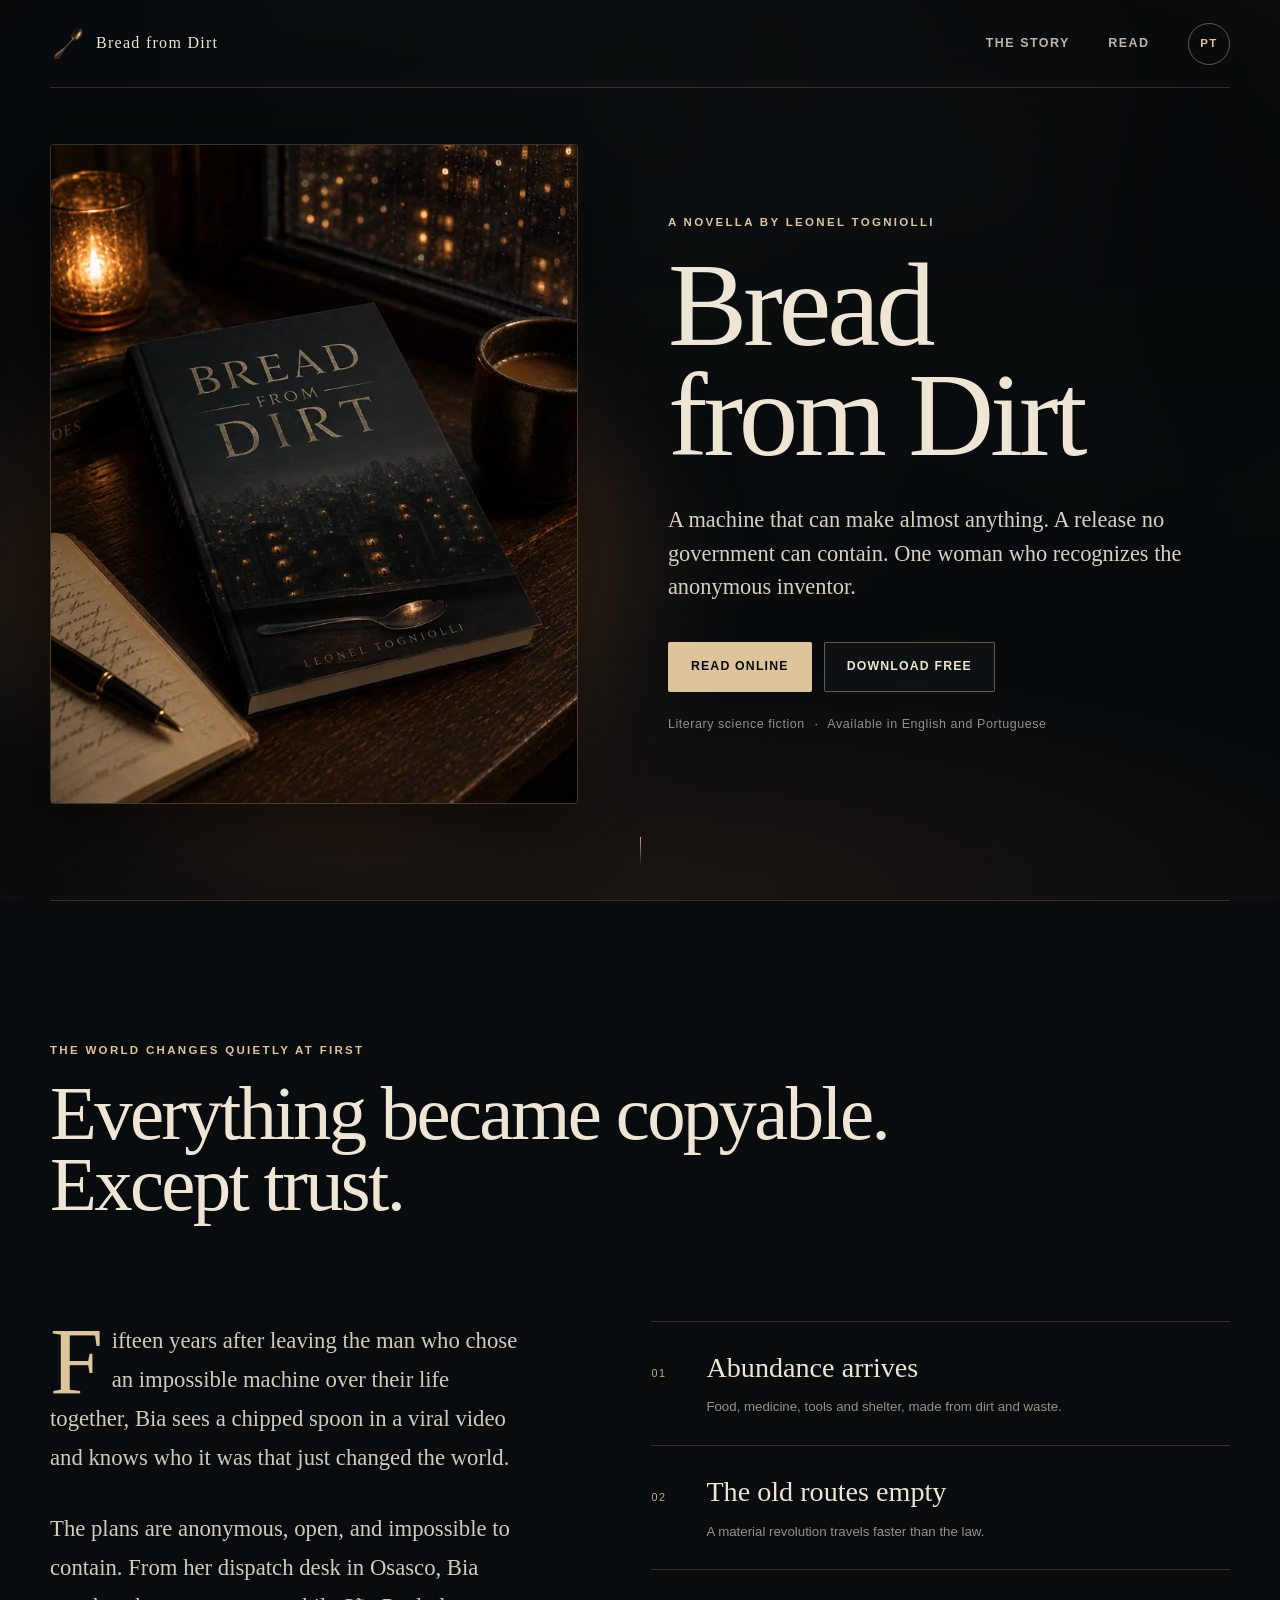
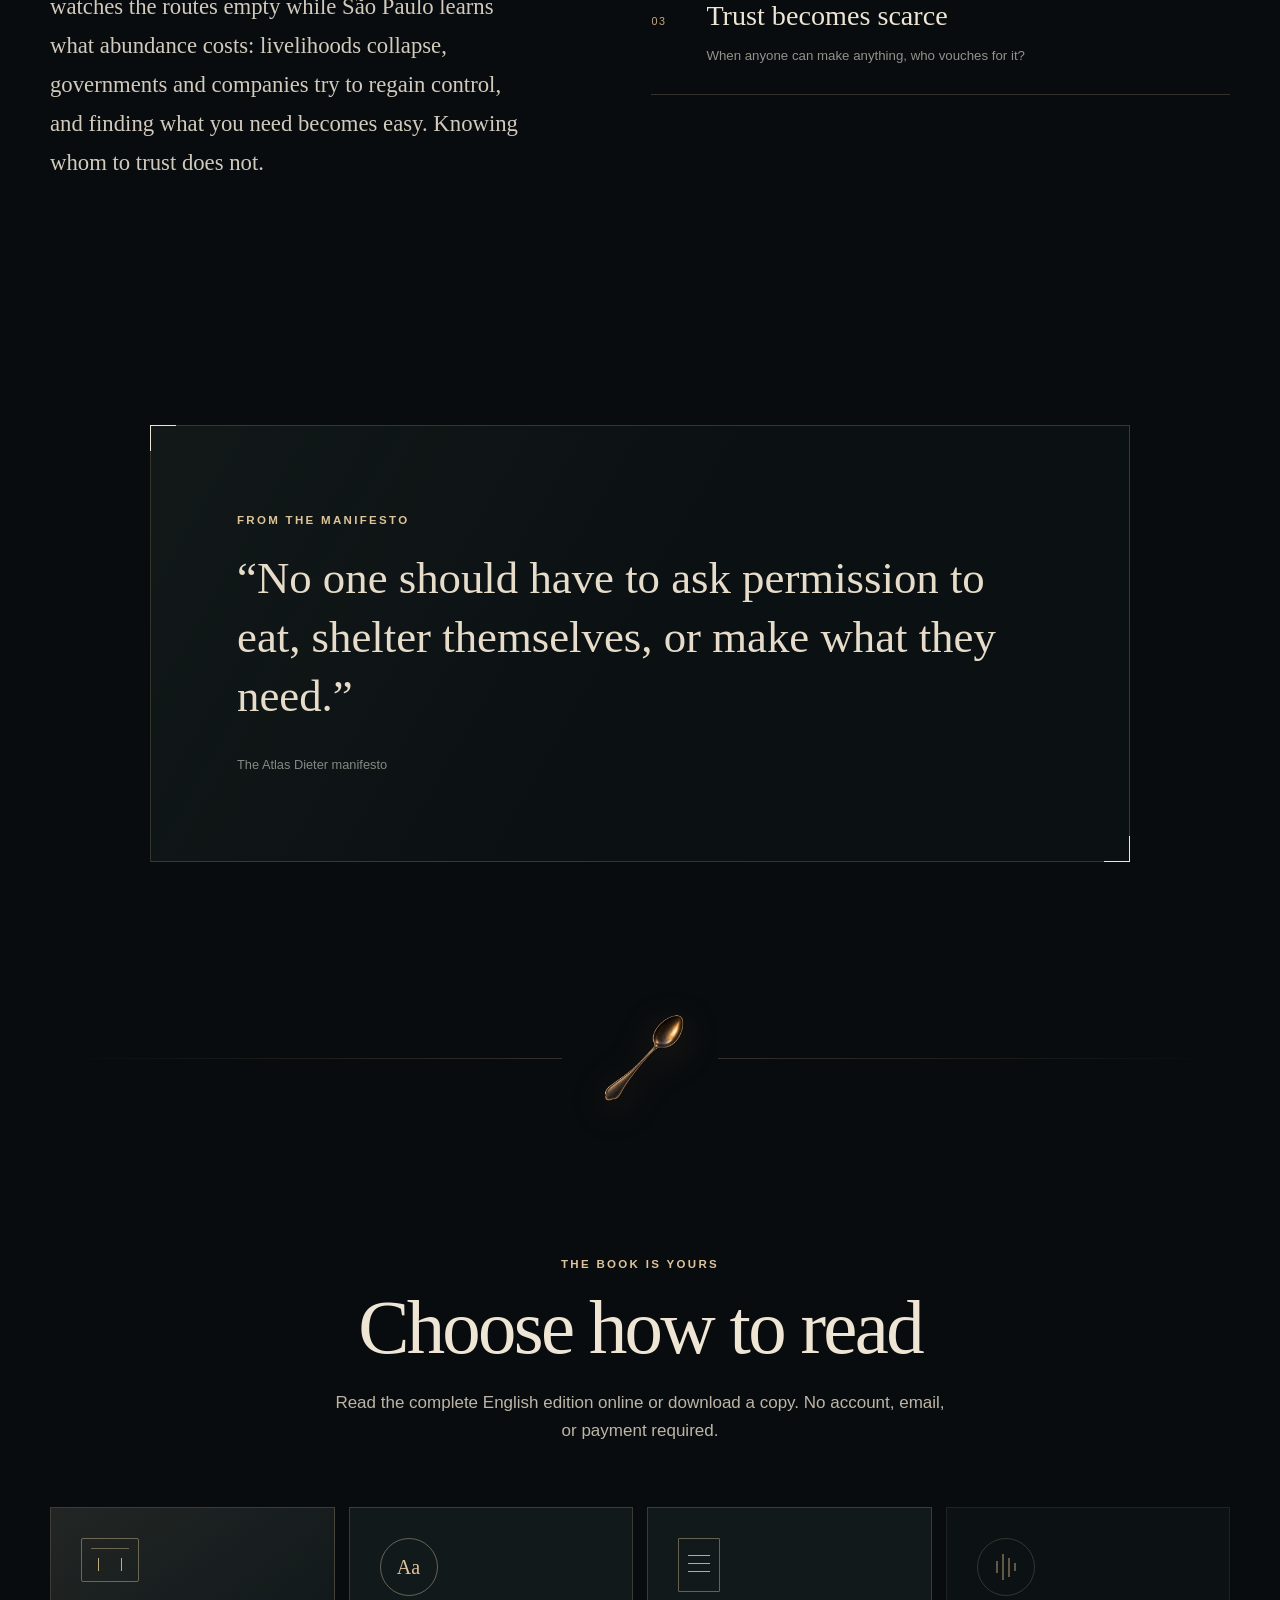
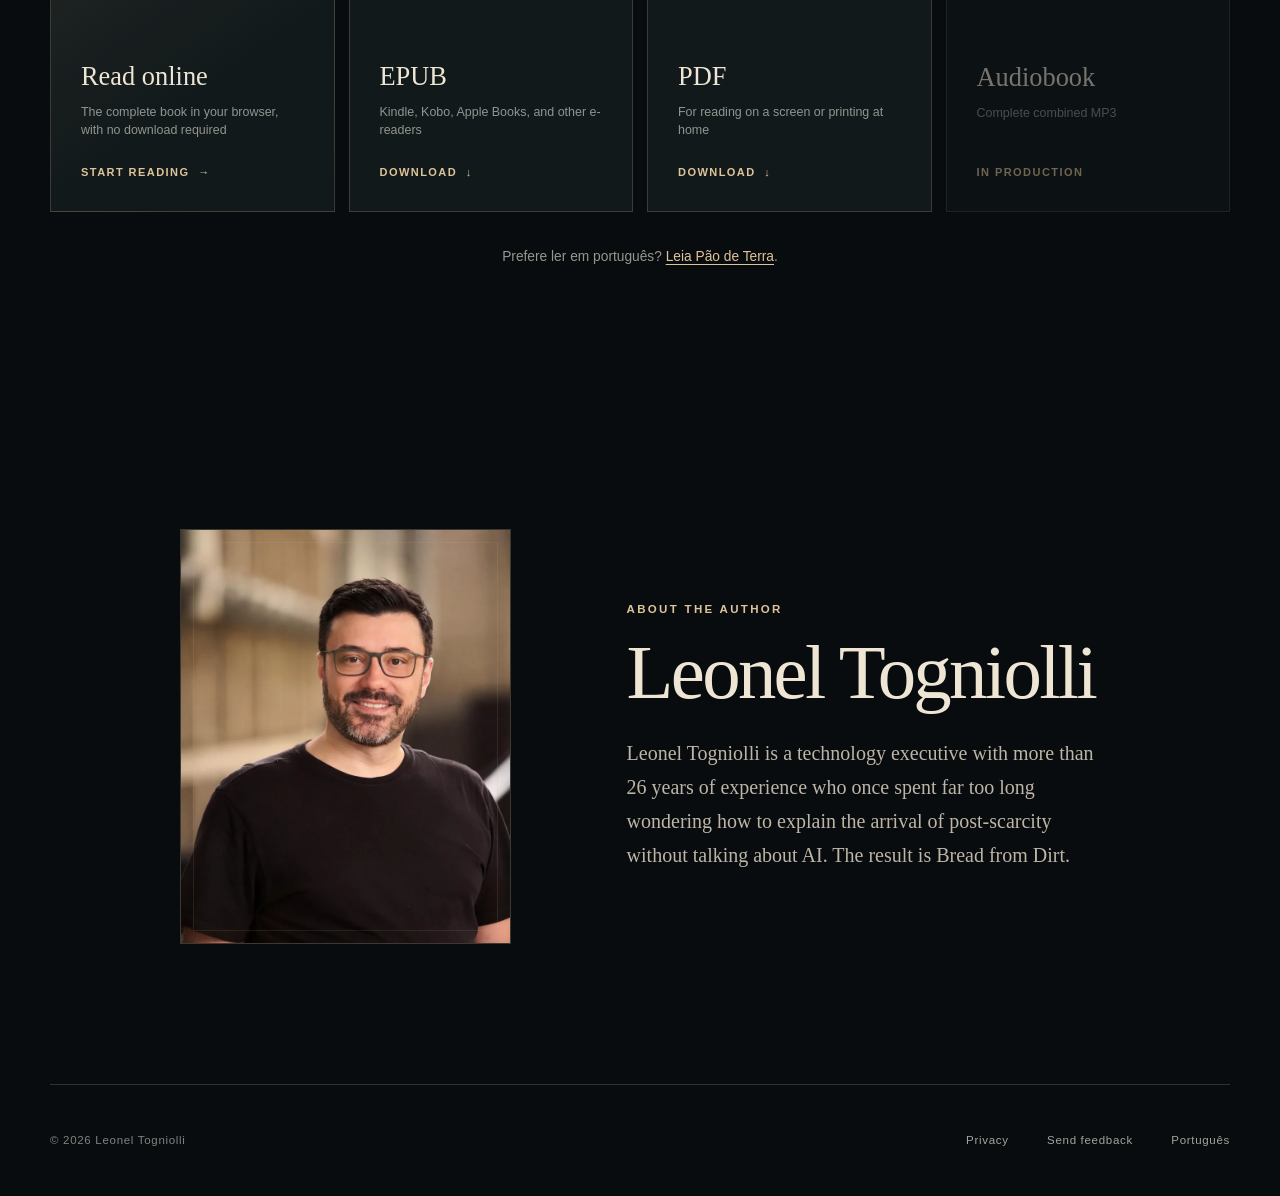
<file: index.html>
<!doctype html>
<html lang="en">
<head>
  <meta charset="utf-8">
  <meta name="viewport" content="width=device-width, initial-scale=1">
  <meta name="description" content="Choose an edition of Bread from Dirt / Pão de Terra by Leonel Togniolli.">
  <meta name="theme-color" content="#0b1113">
  <link rel="canonical" href="https://breadfromdirt.com/">
  <link rel="alternate" hreflang="en" href="https://breadfromdirt.com/en/">
  <link rel="alternate" hreflang="pt-BR" href="https://breadfromdirt.com/pt-br/">
  <link rel="alternate" hreflang="x-default" href="https://breadfromdirt.com/">
  <link rel="icon" href="./assets/brand-mark-64.png" type="image/png">
  <link rel="stylesheet" href="./assets/styles.css">
  <title>Bread from Dirt / Pão de Terra | Leonel Togniolli</title>
  <script>
    (() => {
      let saved = null;
      try {
        saved = localStorage.getItem("bread-from-dirt-language");
      } catch (_error) {
        // Language detection still works when browser storage is unavailable.
      }
      const browser = (navigator.language || "en").toLowerCase();
      const locale = ["en", "pt-br"].includes(saved)
        ? saved
        : (browser.startsWith("pt") ? "pt-br" : "en");
      window.location.replace(new URL(`./${locale}/`, window.location.href));
    })();
  </script>
</head>
<body class="language-gate">
  <main class="gate-card" aria-labelledby="gate-title">
    <img class="gate-logo" src="./assets/brand-mark-160.webp" alt="" width="160" height="160">
    <span class="eyebrow">Leonel Togniolli</span>
    <h1 id="gate-title">Bread from Dirt<br><span>Pão de Terra</span></h1>
    <p>Choose your language · Escolha seu idioma</p>
    <nav class="gate-actions" aria-label="Language selection">
      <a class="button button-primary" href="./en/" hreflang="en">English</a>
      <a class="button button-secondary" href="./pt-br/" hreflang="pt-BR" lang="pt-BR">Português</a>
    </nav>
  </main>
</body>
</html>
</file>
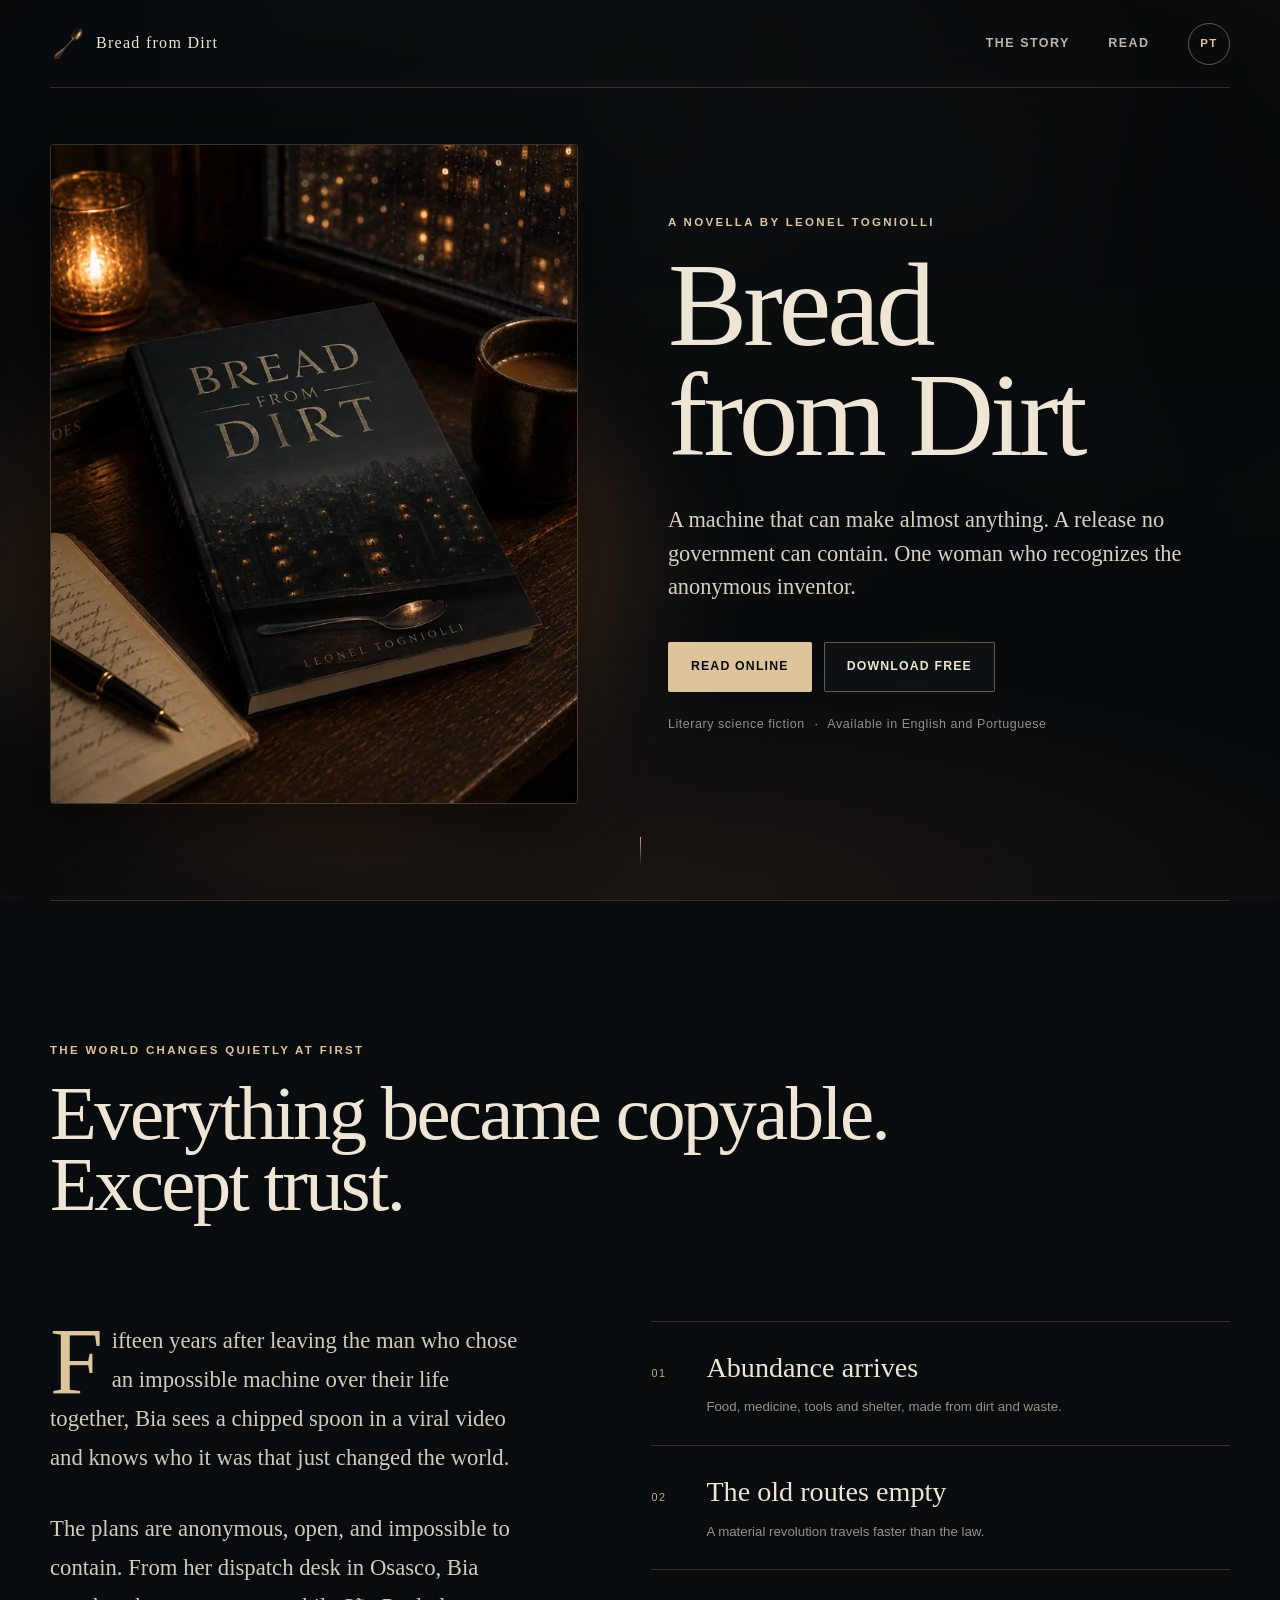
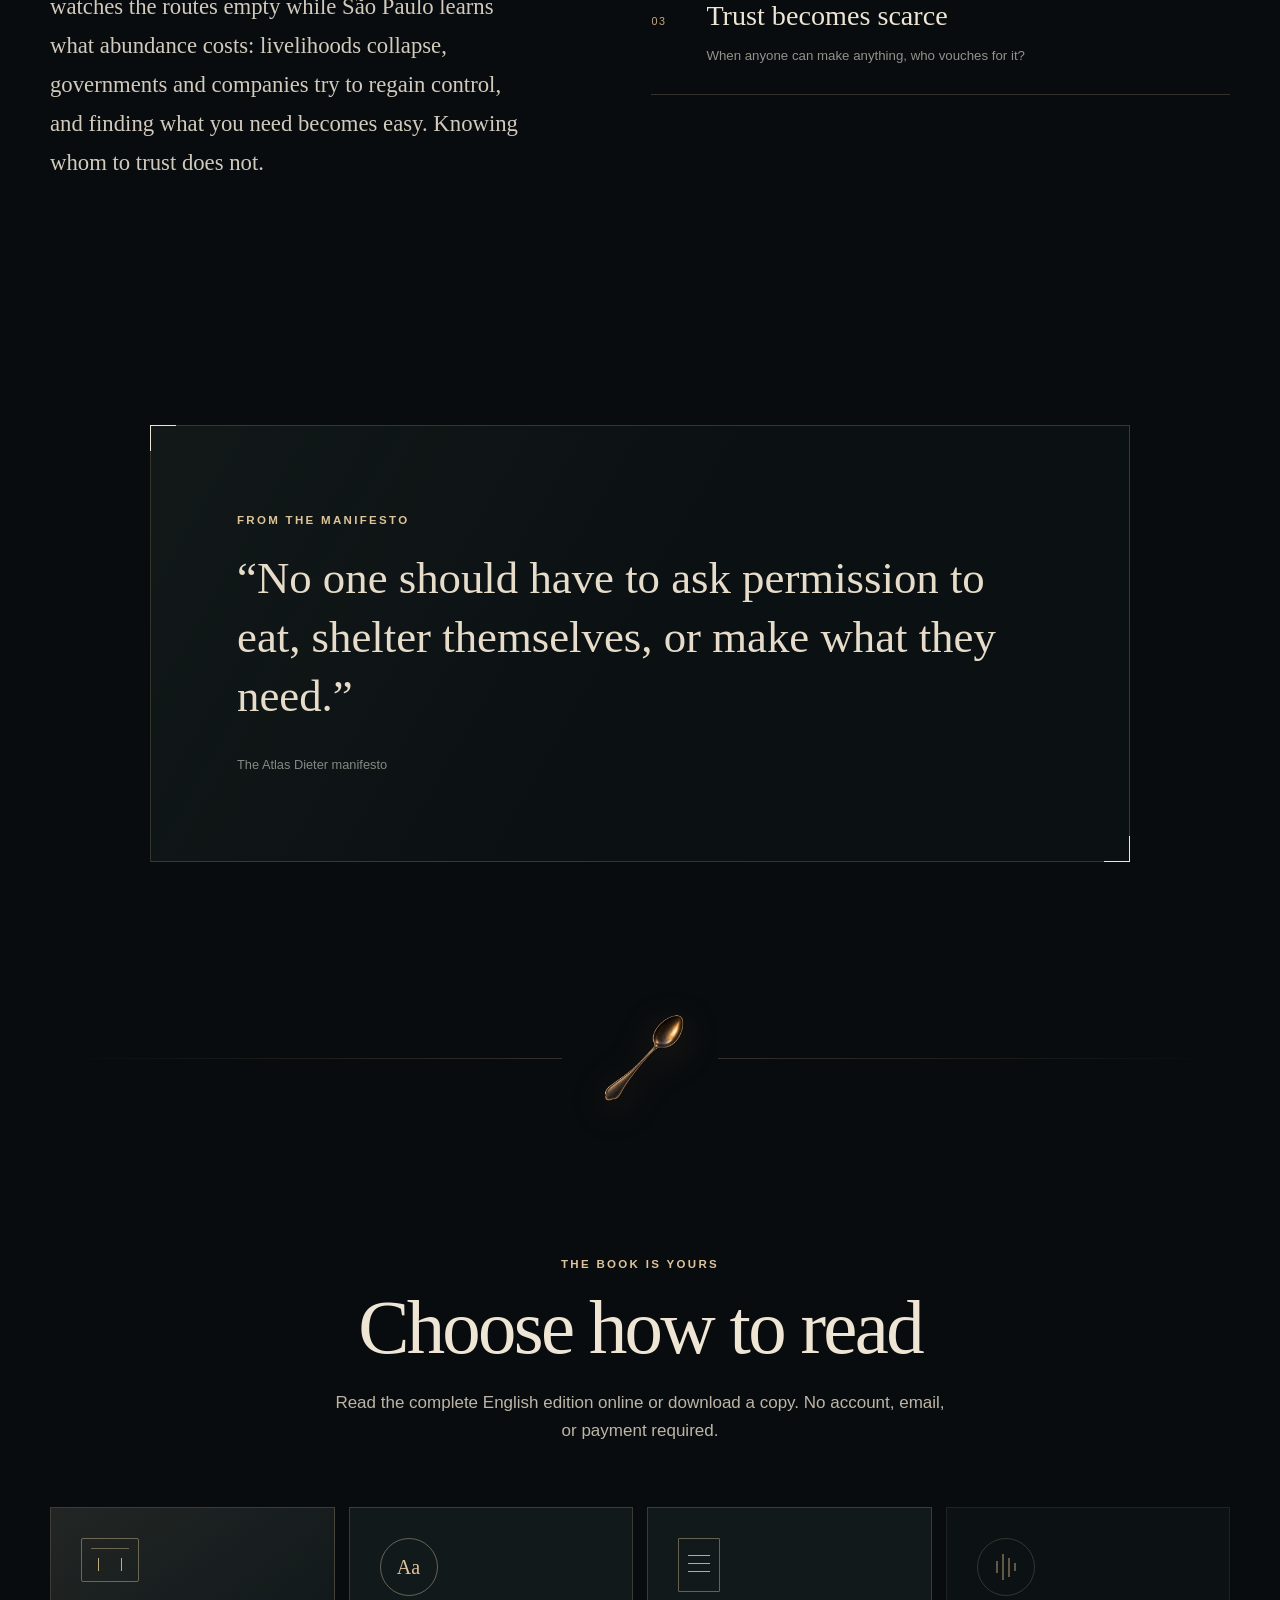
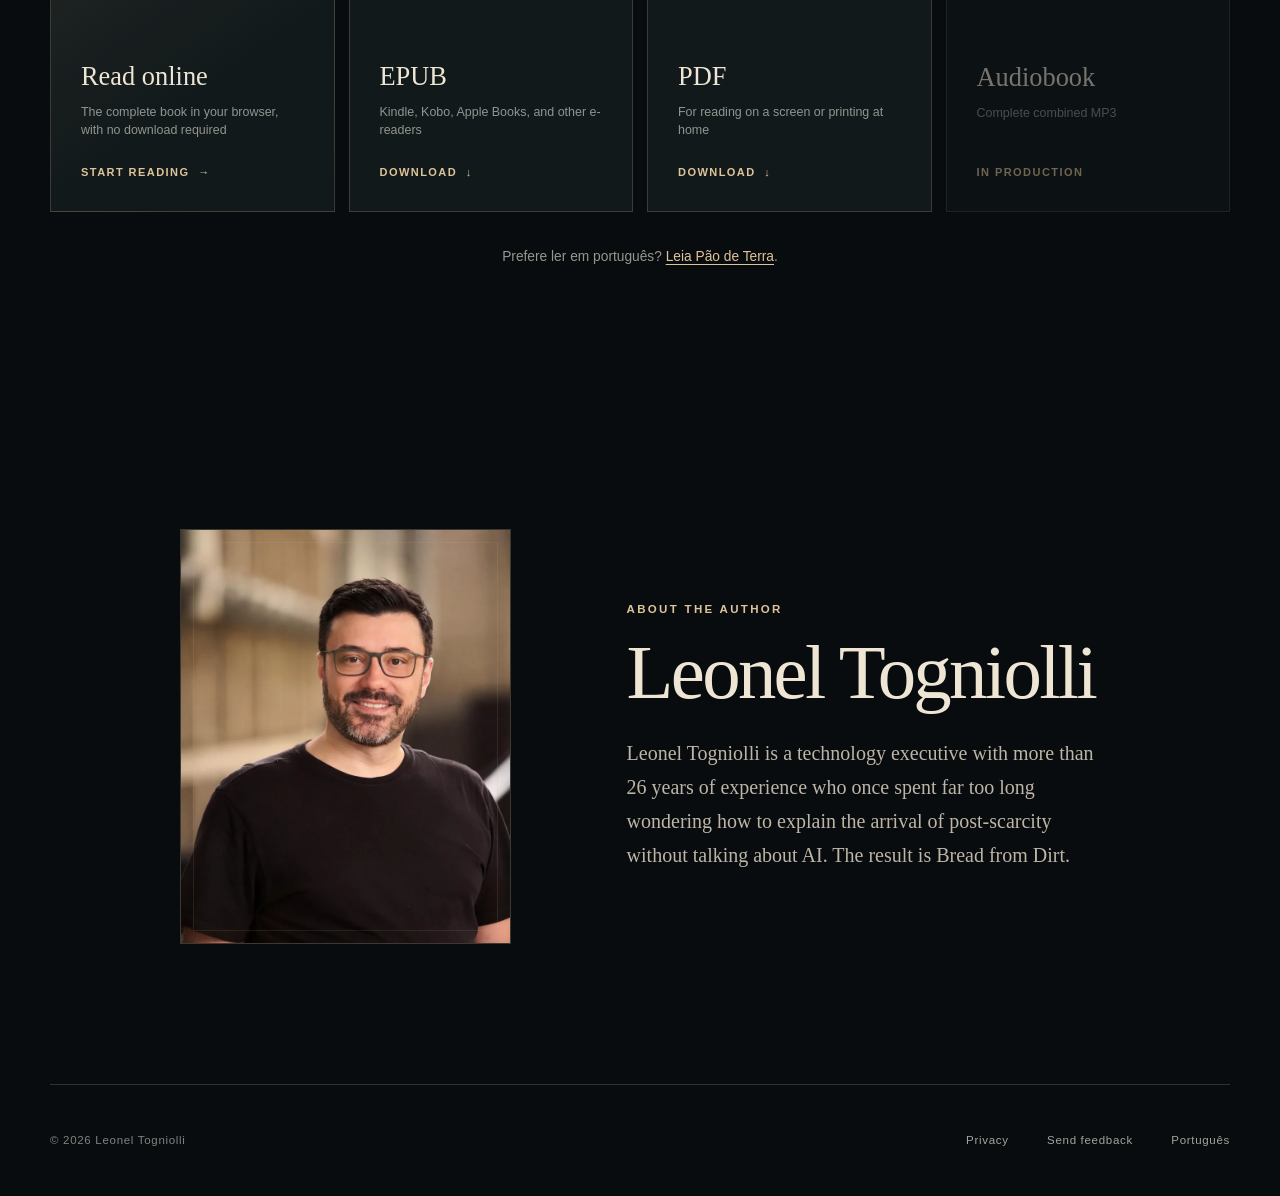
<file: en/index.html>
<!doctype html>
<html lang="en">
<head>
  <meta charset="utf-8">
  <meta name="viewport" content="width=device-width, initial-scale=1">
  <meta name="description" content="Bread from Dirt is a literary science-fiction novella about an invention that makes physical goods copyable and moves scarcity from objects to trust.">
  <meta name="theme-color" content="#0b1113">
  <meta property="og:type" content="book">
  <meta property="og:title" content="Bread from Dirt | Leonel Togniolli">
  <meta property="og:description" content="A machine that can make almost anything. A release no government can contain. One woman who recognizes the anonymous inventor.">
  <meta property="og:image" content="https://breadfromdirt.com/assets/brand-mark-social.jpg">
  <meta property="og:image:width" content="1200">
  <meta property="og:image:height" content="1200">
  <meta property="og:image:alt" content="A glowing spoon above São Paulo at night">
  <meta property="og:url" content="https://breadfromdirt.com/en/">
  <meta property="og:locale" content="en_US">
  <meta name="twitter:card" content="summary_large_image">
  <link rel="canonical" href="https://breadfromdirt.com/en/">
  <link rel="alternate" hreflang="en" href="https://breadfromdirt.com/en/">
  <link rel="alternate" hreflang="pt-BR" href="https://breadfromdirt.com/pt-br/">
  <link rel="alternate" hreflang="x-default" href="https://breadfromdirt.com/">
  <link rel="icon" href="../assets/brand-mark-64.png" type="image/png">
  <link rel="stylesheet" href="../assets/styles.css">
  <script>document.documentElement.classList.add("js");</script>
  <script type="application/ld+json">
  {
    "@context": "https://schema.org",
    "@type": "Book",
    "name": "Bread from Dirt",
    "author": {"@type": "Person", "name": "Leonel Togniolli"},
    "inLanguage": "en",
    "genre": ["Science fiction", "Literary fiction"],
    "isAccessibleForFree": true,
    "image": "https://breadfromdirt.com/assets/cover-en.png",
    "url": "https://breadfromdirt.com/en/"
  }
  </script>
  <title>Bread from Dirt | Leonel Togniolli</title>
</head>
<body class="locale-en">
  <a class="skip-link" href="#main">Skip to content</a>

  <header class="site-header">
    <a class="wordmark" href="#top" aria-label="Bread from Dirt, home">
      <img class="wordmark-mark" src="../assets/brand-mark-160.webp" alt="" width="160" height="160">
      <span>Bread from Dirt</span>
    </a>
    <nav class="header-actions" aria-label="Primary navigation">
      <a class="header-link" href="#story">The story</a>
      <a class="header-link" href="#downloads">Read</a>
      <a class="language-switch" href="../pt-br/" hreflang="pt-BR" lang="pt-BR" data-language-switch="pt-br">
        <span aria-hidden="true">PT</span><span class="sr-only">Ler em português</span>
      </a>
    </nav>
  </header>

  <main id="main">
    <section class="hero" id="top" aria-labelledby="book-title">
      <div class="hero-atmosphere" aria-hidden="true"></div>
      <div class="hero-inner">
        <div class="cover-stage reveal">
          <div class="cover-glow" aria-hidden="true"></div>
          <picture>
            <source
              type="image/webp"
              srcset="../assets/hero-book-en-720.webp 720w, ../assets/hero-book-en-1122.webp 1122w"
              sizes="(max-width: 720px) 88vw, 42vw">
            <img
              class="book-cover"
              src="../assets/book_photo_enus.png"
              alt="A hardcover copy of Bread from Dirt on a writing desk beside a rain-streaked window"
              width="1122"
              height="1402"
              fetchpriority="high">
          </picture>
        </div>

        <div class="hero-copy reveal">
          <p class="eyebrow">A novella by Leonel Togniolli</p>
          <h1 id="book-title">Bread<br>from Dirt</h1>
          <p class="hero-deck">A machine that can make almost anything. A release no government can contain. One woman who recognizes the anonymous inventor.</p>
          <div class="hero-actions">
            <a class="button button-primary" href="read/" data-online-reader>Read online</a>
            <a class="button button-secondary" href="#downloads">Download free</a>
            <a class="button button-secondary" href="#support" data-support-link hidden>Buy to support the author</a>
          </div>
          <p class="book-meta">Literary science fiction <span aria-hidden="true">·</span> Available in English and Portuguese</p>
        </div>
      </div>
      <a class="scroll-cue" href="#story" aria-label="Continue to the story"><span aria-hidden="true"></span></a>
    </section>

    <section class="story section" id="story" aria-labelledby="story-title">
      <div class="section-heading reveal">
        <p class="eyebrow">The world changes quietly at first</p>
        <h2 id="story-title">Everything became copyable.<br>Except trust.</h2>
      </div>
      <div class="story-grid">
        <div class="story-copy reveal">
          <p>Fifteen years after leaving the man who chose an impossible machine over their life together, Bia sees a chipped spoon in a viral video and knows who it was that just changed the world.</p>
          <p>The plans are anonymous, open, and impossible to contain. From her dispatch desk in Osasco, Bia watches the routes empty while São Paulo learns what abundance costs: livelihoods collapse, governments and companies try to regain control, and finding what you need becomes easy. Knowing whom to trust does not.</p>
        </div>
        <ol class="cascade-list reveal" aria-label="The cascade">
          <li><span>01</span><strong>Abundance arrives</strong><small>Food, medicine, tools and shelter, made from dirt and waste.</small></li>
          <li><span>02</span><strong>The old routes empty</strong><small>A material revolution travels faster than the law.</small></li>
          <li><span>03</span><strong>Trust becomes scarce</strong><small>When anyone can make anything, who vouches for it?</small></li>
        </ol>
      </div>
    </section>

    <section class="excerpt section" aria-labelledby="excerpt-title">
      <div class="excerpt-frame reveal">
        <p class="eyebrow">From the manifesto</p>
        <h2 id="excerpt-title" class="sr-only">An excerpt from Bread from Dirt</h2>
        <blockquote>
          <p>“No one should have to ask permission to eat, shelter themselves, or make what they need.”</p>
        </blockquote>
        <p class="excerpt-attribution">The Atlas Dieter manifesto</p>
      </div>
    </section>

    <div class="spoon-divider reveal" aria-hidden="true">
      <img src="../assets/brand-mark-160.webp" alt="" width="160" height="160">
    </div>

    <section class="downloads section" id="downloads" aria-labelledby="downloads-title">
      <div class="section-heading centered reveal">
        <p class="eyebrow">The book is yours</p>
        <h2 id="downloads-title">Choose how to read</h2>
        <p>Read the complete English edition online or download a copy. No account, email, or payment required.</p>
      </div>
      <div class="format-grid reveal">
        <a class="format-card format-card-online" href="read/" data-online-reader>
          <span class="format-icon format-icon-online" aria-hidden="true"><i></i></span>
          <span class="format-copy"><strong>Read online</strong><small>The complete book in your browser, with no download required</small></span>
          <span class="format-action">Start reading <span aria-hidden="true">→</span></span>
        </a>
        <a class="format-card" href="../downloads/bread-from-dirt.epub" download data-download="epub">
          <span class="format-icon" aria-hidden="true">Aa</span>
          <span class="format-copy"><strong>EPUB</strong><small>Kindle, Kobo, Apple Books, and other e-readers</small></span>
          <span class="format-action">Download <span aria-hidden="true">↓</span></span>
        </a>
        <a class="format-card" href="../downloads/bread-from-dirt.pdf" download data-download="pdf">
          <span class="format-icon format-icon-page" aria-hidden="true"></span>
          <span class="format-copy"><strong>PDF</strong><small>For reading on a screen or printing at home</small></span>
          <span class="format-action">Download <span aria-hidden="true">↓</span></span>
        </a>
        <a class="format-card is-unavailable" aria-disabled="true" data-download="audio">
          <span class="format-icon format-icon-audio" aria-hidden="true"><i></i><i></i><i></i><i></i></span>
          <span class="format-copy"><strong>Audiobook</strong><small>Complete combined MP3</small></span>
          <span class="format-action" data-availability>In production</span>
        </a>
      </div>
      <p class="edition-switch reveal">Prefere ler em português? <a href="../pt-br/read/" hreflang="pt-BR" lang="pt-BR" data-language-switch="pt-br">Leia Pão de Terra</a>.</p>
    </section>

    <section class="support section" id="support" aria-labelledby="support-title" data-support-section hidden>
      <div class="support-inner reveal">
        <div>
          <p class="eyebrow">Read free. Support if you can.</p>
          <h2 id="support-title">Buy a copy for your shelf</h2>
          <p>The complete book is free here. Buying it from a retailer is an optional way to support the author and future work.</p>
        </div>
        <div class="retailer-list" aria-label="Book retailers">
          <a class="retailer-button" data-retailer="amazon" hidden>Amazon <span aria-hidden="true">↗</span></a>
          <a class="retailer-button" data-retailer="kobo" hidden>Kobo <span aria-hidden="true">↗</span></a>
          <a class="retailer-button" data-retailer="apple" hidden>Apple Books <span aria-hidden="true">↗</span></a>
        </div>
      </div>
    </section>

    <section class="author section" aria-labelledby="author-title">
      <div class="author-inner reveal">
        <div class="author-photo-frame">
          <img data-author-photo src="../assets/author-800.webp" alt="Portrait of Leonel Togniolli" width="800" height="1192">
        </div>
        <div class="author-copy">
          <p class="eyebrow">About the author</p>
          <h2 id="author-title">Leonel Togniolli</h2>
          <p data-author-bio>Leonel Togniolli is a technology executive with more than 26 years of experience who once spent far too long wondering how to explain the arrival of post-scarcity without talking about AI. The result is <em>Bread from Dirt</em>.</p>
        </div>
      </div>
    </section>
  </main>

  <footer class="site-footer">
    <p><span aria-hidden="true">©</span> <span data-current-year>2026</span> Leonel Togniolli</p>
    <nav aria-label="Footer navigation">
      <button type="button" class="text-button" data-open-privacy>Privacy</button>
      <a href="mailto:contact@breadfromdirt.com">Send feedback</a>
      <a href="../pt-br/" hreflang="pt-BR" lang="pt-BR" data-language-switch="pt-br">Português</a>
    </nav>
  </footer>

  <dialog class="privacy-dialog" data-privacy-dialog aria-labelledby="privacy-title">
    <button class="dialog-close" type="button" data-close-privacy aria-label="Close privacy information">×</button>
    <p class="eyebrow">Your choice</p>
    <h2 id="privacy-title">Privacy and analytics</h2>
    <p>This site uses no account, advertising, or download gate. Google Analytics loads by default and receives page-view, language-switch, online-reading, retailer-click, and download events. You can stop measurement at any time from this panel.</p>
    <p data-analytics-unconfigured>The analytics measurement ID has not been configured, so no analytics is currently active.</p>
    <div class="dialog-actions" data-privacy-actions>
      <button class="button button-quiet" type="button" data-consent="denied">Do not measure</button>
      <button class="button button-primary" type="button" data-consent="granted">Allow analytics</button>
    </div>
  </dialog>

  <noscript><p class="noscript-note">JavaScript is used for analytics, subtle animation, and configured audiobook or retailer links. EPUB and PDF downloads remain available.</p></noscript>
  <script type="module" src="../assets/site.js"></script>
</body>
</html>
</file>
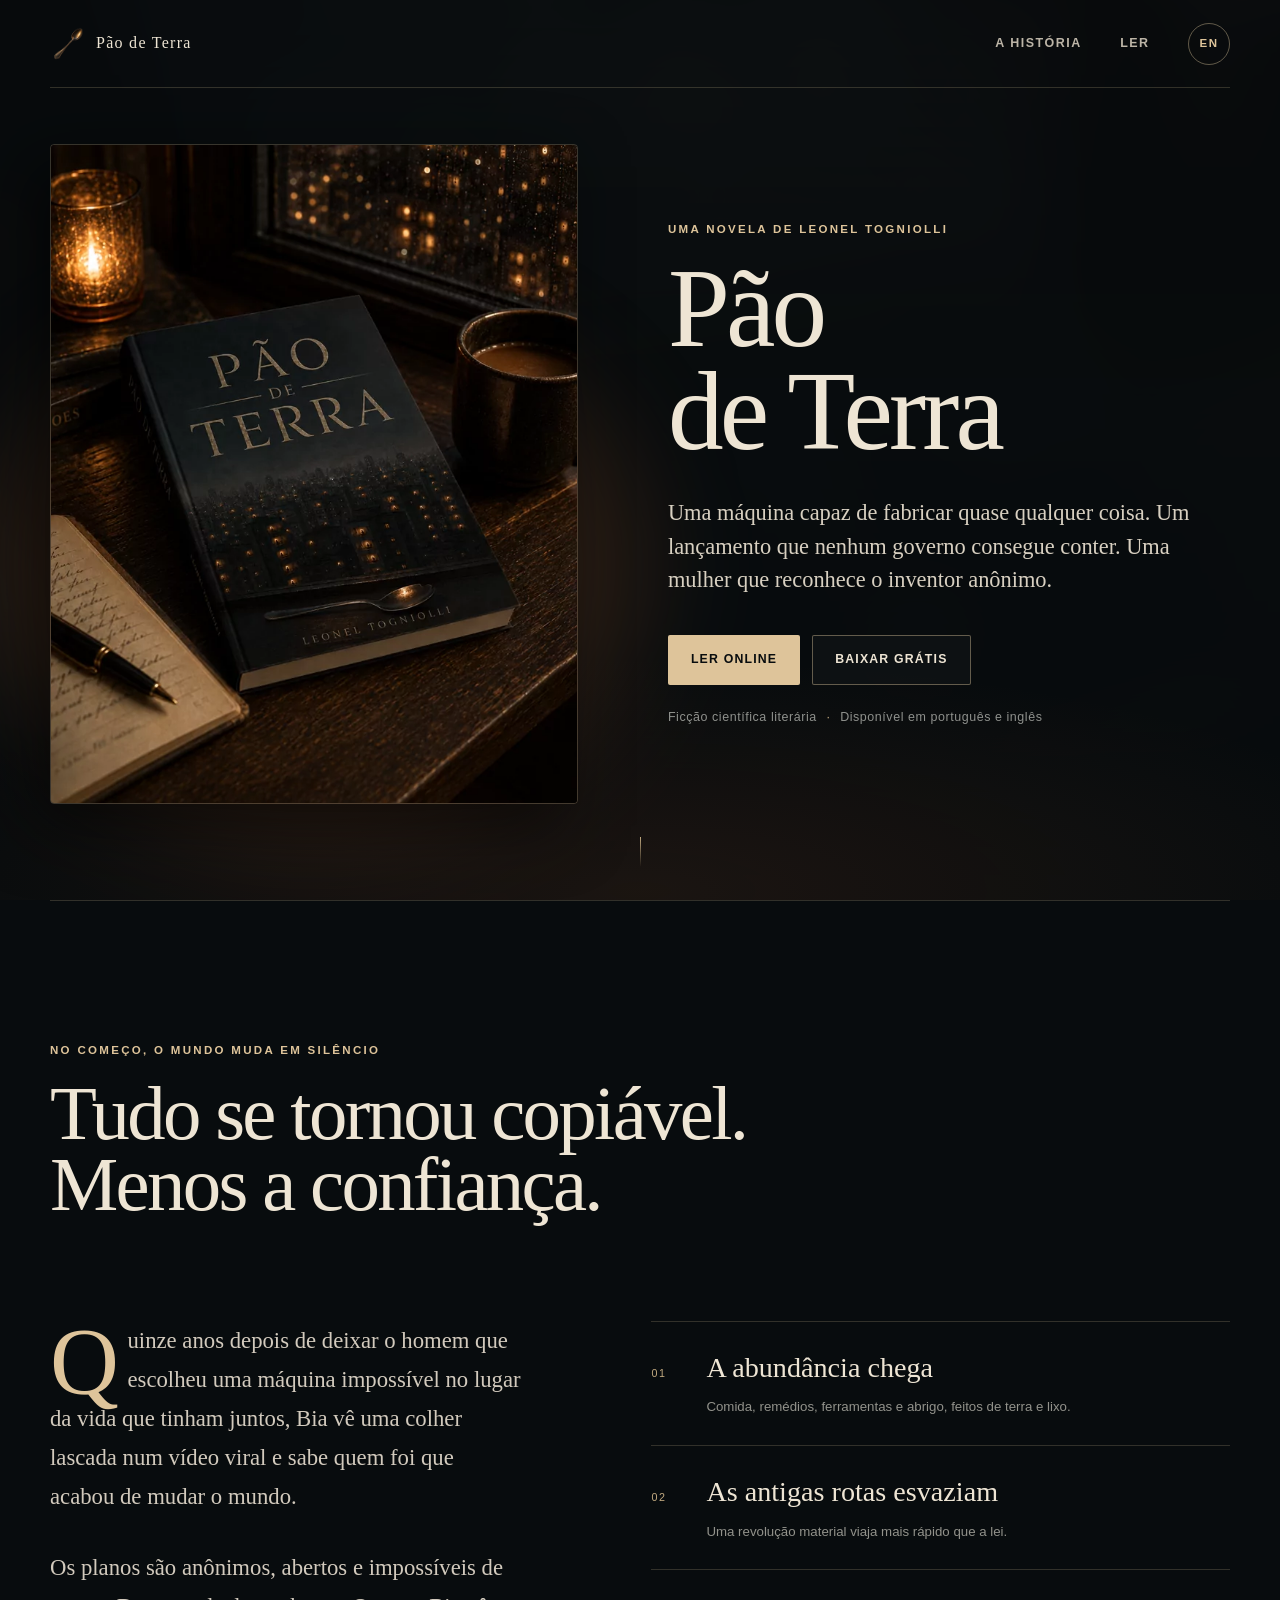
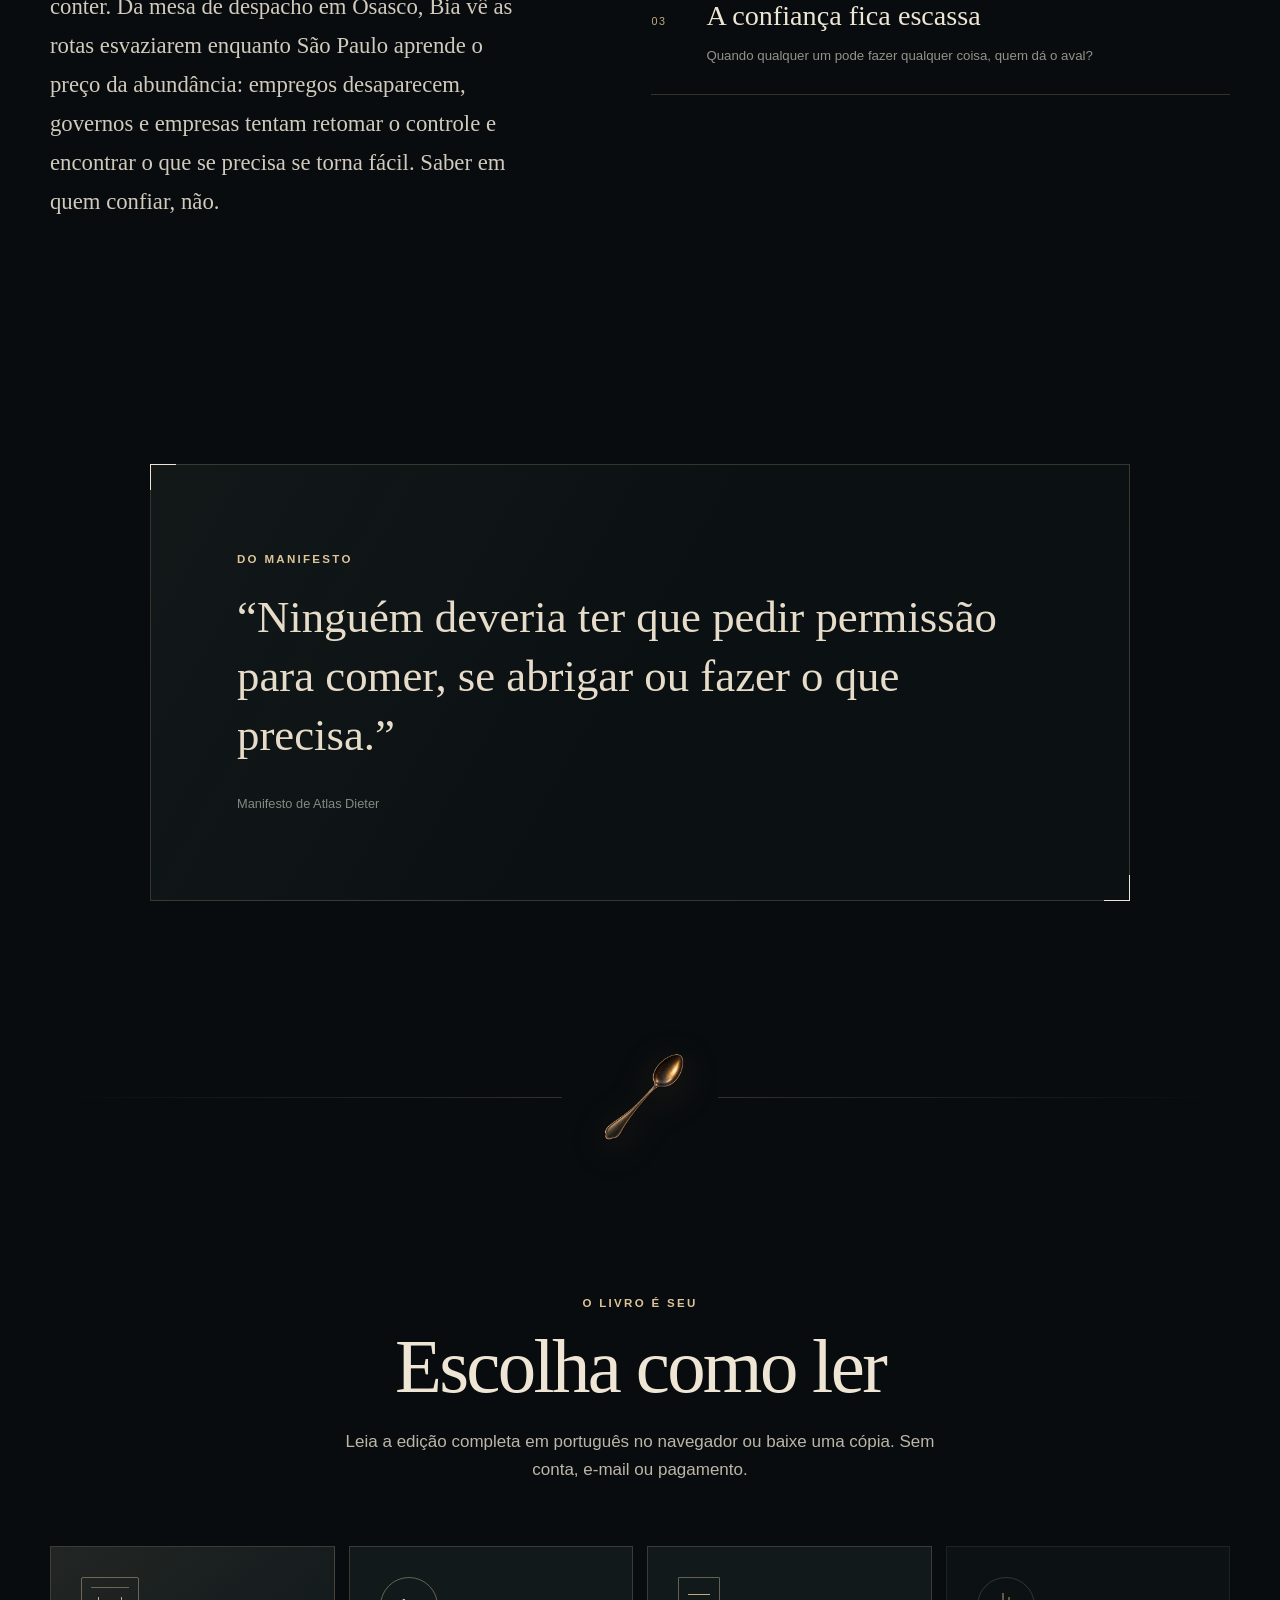
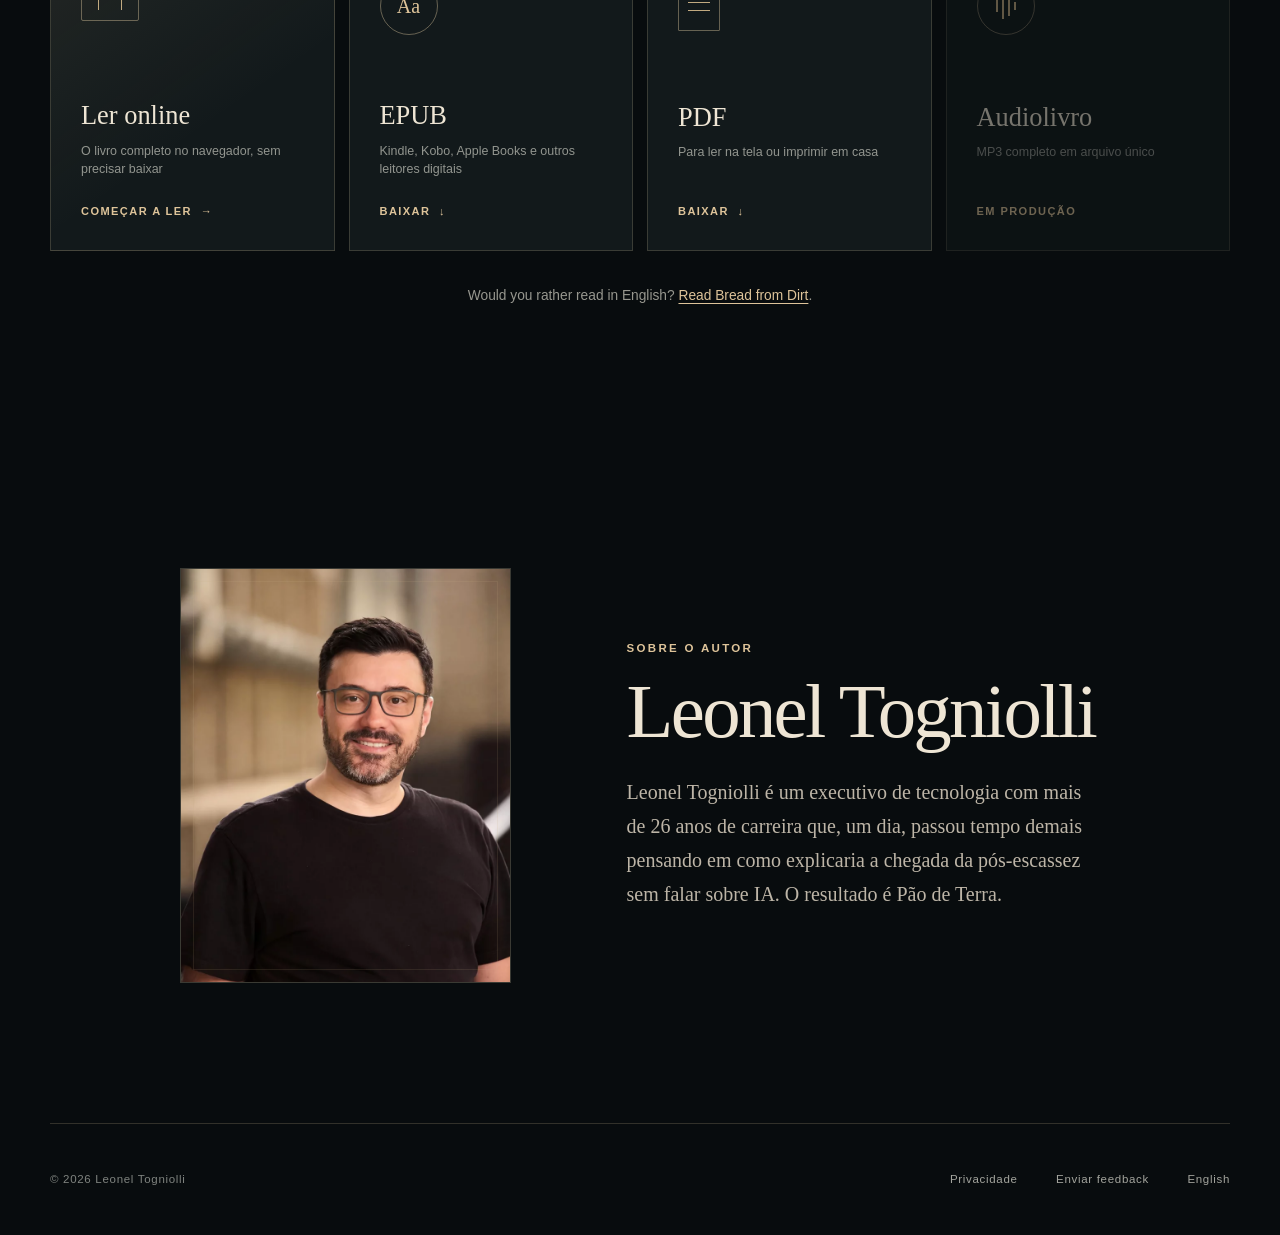
<file: pt-br/index.html>
<!doctype html>
<html lang="pt-BR">
<head>
  <meta charset="utf-8">
  <meta name="viewport" content="width=device-width, initial-scale=1">
  <meta name="description" content="Pão de Terra é uma novela de ficção científica literária sobre uma invenção que torna os bens materiais copiáveis e desloca a escassez dos objetos para a confiança.">
  <meta name="theme-color" content="#0b1113">
  <meta property="og:type" content="book">
  <meta property="og:title" content="Pão de Terra | Leonel Togniolli">
  <meta property="og:description" content="Uma máquina capaz de fabricar quase qualquer coisa. Um lançamento que nenhum governo consegue conter. Uma mulher que reconhece o inventor anônimo.">
  <meta property="og:image" content="https://breadfromdirt.com/assets/brand-mark-social.jpg">
  <meta property="og:image:width" content="1200">
  <meta property="og:image:height" content="1200">
  <meta property="og:image:alt" content="Uma colher iluminada sobre São Paulo à noite">
  <meta property="og:url" content="https://breadfromdirt.com/pt-br/">
  <meta property="og:locale" content="pt_BR">
  <meta name="twitter:card" content="summary_large_image">
  <link rel="canonical" href="https://breadfromdirt.com/pt-br/">
  <link rel="alternate" hreflang="en" href="https://breadfromdirt.com/en/">
  <link rel="alternate" hreflang="pt-BR" href="https://breadfromdirt.com/pt-br/">
  <link rel="alternate" hreflang="x-default" href="https://breadfromdirt.com/">
  <link rel="icon" href="../assets/brand-mark-64.png" type="image/png">
  <link rel="stylesheet" href="../assets/styles.css">
  <script>document.documentElement.classList.add("js");</script>
  <script type="application/ld+json">
  {
    "@context": "https://schema.org",
    "@type": "Book",
    "name": "Pão de Terra",
    "author": {"@type": "Person", "name": "Leonel Togniolli"},
    "inLanguage": "pt-BR",
    "genre": ["Ficção científica", "Ficção literária"],
    "isAccessibleForFree": true,
    "image": "https://breadfromdirt.com/assets/cover-ptbr.png",
    "url": "https://breadfromdirt.com/pt-br/"
  }
  </script>
  <title>Pão de Terra | Leonel Togniolli</title>
</head>
<body class="locale-ptbr">
  <a class="skip-link" href="#main">Pular para o conteúdo</a>

  <header class="site-header">
    <a class="wordmark" href="#top" aria-label="Pão de Terra, início">
      <img class="wordmark-mark" src="../assets/brand-mark-160.webp" alt="" width="160" height="160">
      <span>Pão de Terra</span>
    </a>
    <nav class="header-actions" aria-label="Navegação principal">
      <a class="header-link" href="#story">A história</a>
      <a class="header-link" href="#downloads">Ler</a>
      <a class="language-switch" href="../en/" hreflang="en" lang="en" data-language-switch="en">
        <span aria-hidden="true">EN</span><span class="sr-only">Read in English</span>
      </a>
    </nav>
  </header>

  <main id="main">
    <section class="hero" id="top" aria-labelledby="book-title">
      <div class="hero-atmosphere" aria-hidden="true"></div>
      <div class="hero-inner">
        <div class="cover-stage reveal">
          <div class="cover-glow" aria-hidden="true"></div>
          <picture>
            <source
              type="image/webp"
              srcset="../assets/hero-book-ptbr-720.webp 720w, ../assets/hero-book-ptbr-1122.webp 1122w"
              sizes="(max-width: 720px) 88vw, 42vw">
            <img
              class="book-cover"
              src="../assets/book_photo_ptbr.png"
              alt="Um exemplar de capa dura de Pão de Terra sobre uma escrivaninha junto a uma janela molhada de chuva"
              width="1122"
              height="1402"
              fetchpriority="high">
          </picture>
        </div>

        <div class="hero-copy reveal">
          <p class="eyebrow">Uma novela de Leonel Togniolli</p>
          <h1 id="book-title">Pão<br>de Terra</h1>
          <p class="hero-deck">Uma máquina capaz de fabricar quase qualquer coisa. Um lançamento que nenhum governo consegue conter. Uma mulher que reconhece o inventor anônimo.</p>
          <div class="hero-actions">
            <a class="button button-primary" href="read/" data-online-reader>Ler online</a>
            <a class="button button-secondary" href="#downloads">Baixar grátis</a>
            <a class="button button-secondary" href="#support" data-support-link hidden>Comprar para apoiar o autor</a>
          </div>
          <p class="book-meta">Ficção científica literária <span aria-hidden="true">·</span> Disponível em português e inglês</p>
        </div>
      </div>
      <a class="scroll-cue" href="#story" aria-label="Continuar para a história"><span aria-hidden="true"></span></a>
    </section>

    <section class="story section" id="story" aria-labelledby="story-title">
      <div class="section-heading reveal">
        <p class="eyebrow">No começo, o mundo muda em silêncio</p>
        <h2 id="story-title">Tudo se tornou copiável.<br>Menos a confiança.</h2>
      </div>
      <div class="story-grid">
        <div class="story-copy reveal">
          <p>Quinze anos depois de deixar o homem que escolheu uma máquina impossível no lugar da vida que tinham juntos, Bia vê uma colher lascada num vídeo viral e sabe quem foi que acabou de mudar o mundo.</p>
          <p>Os planos são anônimos, abertos e impossíveis de conter. Da mesa de despacho em Osasco, Bia vê as rotas esvaziarem enquanto São Paulo aprende o preço da abundância: empregos desaparecem, governos e empresas tentam retomar o controle e encontrar o que se precisa se torna fácil. Saber em quem confiar, não.</p>
        </div>
        <ol class="cascade-list reveal" aria-label="A cascata">
          <li><span>01</span><strong>A abundância chega</strong><small>Comida, remédios, ferramentas e abrigo, feitos de terra e lixo.</small></li>
          <li><span>02</span><strong>As antigas rotas esvaziam</strong><small>Uma revolução material viaja mais rápido que a lei.</small></li>
          <li><span>03</span><strong>A confiança fica escassa</strong><small>Quando qualquer um pode fazer qualquer coisa, quem dá o aval?</small></li>
        </ol>
      </div>
    </section>

    <section class="excerpt section" aria-labelledby="excerpt-title">
      <div class="excerpt-frame reveal">
        <p class="eyebrow">Do manifesto</p>
        <h2 id="excerpt-title" class="sr-only">Um trecho de Pão de Terra</h2>
        <blockquote>
          <p>“Ninguém deveria ter que pedir permissão para comer, se abrigar ou fazer o que precisa.”</p>
        </blockquote>
        <p class="excerpt-attribution">Manifesto de Atlas Dieter</p>
      </div>
    </section>

    <div class="spoon-divider reveal" aria-hidden="true">
      <img src="../assets/brand-mark-160.webp" alt="" width="160" height="160">
    </div>

    <section class="downloads section" id="downloads" aria-labelledby="downloads-title">
      <div class="section-heading centered reveal">
        <p class="eyebrow">O livro é seu</p>
        <h2 id="downloads-title">Escolha como ler</h2>
        <p>Leia a edição completa em português no navegador ou baixe uma cópia. Sem conta, e-mail ou pagamento.</p>
      </div>
      <div class="format-grid reveal">
        <a class="format-card format-card-online" href="read/" data-online-reader>
          <span class="format-icon format-icon-online" aria-hidden="true"><i></i></span>
          <span class="format-copy"><strong>Ler online</strong><small>O livro completo no navegador, sem precisar baixar</small></span>
          <span class="format-action">Começar a ler <span aria-hidden="true">→</span></span>
        </a>
        <a class="format-card" href="../downloads/pao-de-terra.epub" download data-download="epub">
          <span class="format-icon" aria-hidden="true">Aa</span>
          <span class="format-copy"><strong>EPUB</strong><small>Kindle, Kobo, Apple Books e outros leitores digitais</small></span>
          <span class="format-action">Baixar <span aria-hidden="true">↓</span></span>
        </a>
        <a class="format-card" href="../downloads/pao-de-terra.pdf" download data-download="pdf">
          <span class="format-icon format-icon-page" aria-hidden="true"></span>
          <span class="format-copy"><strong>PDF</strong><small>Para ler na tela ou imprimir em casa</small></span>
          <span class="format-action">Baixar <span aria-hidden="true">↓</span></span>
        </a>
        <a class="format-card is-unavailable" aria-disabled="true" data-download="audio">
          <span class="format-icon format-icon-audio" aria-hidden="true"><i></i><i></i><i></i><i></i></span>
          <span class="format-copy"><strong>Audiolivro</strong><small>MP3 completo em arquivo único</small></span>
          <span class="format-action" data-availability>Em produção</span>
        </a>
      </div>
      <p class="edition-switch reveal">Would you rather read in English? <a href="../en/read/" hreflang="en" lang="en" data-language-switch="en">Read Bread from Dirt</a>.</p>
    </section>

    <section class="support section" id="support" aria-labelledby="support-title" data-support-section hidden>
      <div class="support-inner reveal">
        <div>
          <p class="eyebrow">Leia grátis. Apoie se puder.</p>
          <h2 id="support-title">Compre um exemplar para a sua estante</h2>
          <p>O livro completo é gratuito aqui. Comprá-lo em uma loja é uma forma opcional de apoiar o autor e seus próximos trabalhos.</p>
        </div>
        <div class="retailer-list" aria-label="Lojas que vendem o livro">
          <a class="retailer-button" data-retailer="amazon" hidden>Amazon <span aria-hidden="true">↗</span></a>
          <a class="retailer-button" data-retailer="kobo" hidden>Kobo <span aria-hidden="true">↗</span></a>
          <a class="retailer-button" data-retailer="apple" hidden>Apple Books <span aria-hidden="true">↗</span></a>
        </div>
      </div>
    </section>

    <section class="author section" aria-labelledby="author-title">
      <div class="author-inner reveal">
        <div class="author-photo-frame">
          <img data-author-photo src="../assets/author-800.webp" alt="Retrato de Leonel Togniolli" width="800" height="1192">
        </div>
        <div class="author-copy">
          <p class="eyebrow">Sobre o autor</p>
          <h2 id="author-title">Leonel Togniolli</h2>
          <p data-author-bio>Leonel Togniolli é um executivo de tecnologia com mais de 26 anos de carreira que, um dia, passou tempo demais pensando em como explicaria a chegada da pós-escassez sem falar sobre IA. O resultado é <em>Pão de Terra</em>.</p>
        </div>
      </div>
    </section>
  </main>

  <footer class="site-footer">
    <p><span aria-hidden="true">©</span> <span data-current-year>2026</span> Leonel Togniolli</p>
    <nav aria-label="Navegação do rodapé">
      <button type="button" class="text-button" data-open-privacy>Privacidade</button>
      <a href="mailto:contact@breadfromdirt.com">Enviar feedback</a>
      <a href="../en/" hreflang="en" lang="en" data-language-switch="en">English</a>
    </nav>
  </footer>

  <dialog class="privacy-dialog" data-privacy-dialog aria-labelledby="privacy-title">
    <button class="dialog-close" type="button" data-close-privacy aria-label="Fechar informações de privacidade">×</button>
    <p class="eyebrow">Sua escolha</p>
    <h2 id="privacy-title">Privacidade e análise</h2>
    <p>Este site não usa conta, publicidade nem bloqueio de download. O Google Analytics é carregado por padrão e recebe eventos de visualização, troca de idioma, leitura online, clique em loja e download. Você pode interromper a medição a qualquer momento nesta tela.</p>
    <p data-analytics-unconfigured>O identificador de medição ainda não foi configurado, então nenhuma análise está ativa neste momento.</p>
    <div class="dialog-actions" data-privacy-actions>
      <button class="button button-quiet" type="button" data-consent="denied">Não medir</button>
      <button class="button button-primary" type="button" data-consent="granted">Permitir análise</button>
    </div>
  </dialog>

  <noscript><p class="noscript-note">O JavaScript é usado para análise, animação sutil e links configuráveis de audiolivro ou lojas. Os downloads em EPUB e PDF continuam disponíveis.</p></noscript>
  <script type="module" src="../assets/site.js"></script>
</body>
</html>
</file>
<file: assets/styles.css>
:root {
  color-scheme: dark;
  --ink: #080c0e;
  --ink-soft: #0e1518;
  --panel: #12191b;
  --panel-light: #182124;
  --paper: #eee5d4;
  --paper-muted: #bdb5a7;
  --brass: #c2aa80;
  --brass-bright: #dec49a;
  --amber: #bd7040;
  --line: rgba(220, 197, 157, 0.2);
  --line-strong: rgba(220, 197, 157, 0.42);
  --serif: "Iowan Old Style", "Palatino Linotype", Palatino, Georgia, serif;
  --sans: Inter, ui-sans-serif, -apple-system, BlinkMacSystemFont, "Segoe UI", sans-serif;
  --page: min(1180px, calc(100vw - 48px));
  --section-space: clamp(88px, 11vw, 168px);
}

*,
*::before,
*::after {
  box-sizing: border-box;
}

html {
  scroll-behavior: smooth;
  scroll-padding-top: 90px;
}

body {
  margin: 0;
  min-width: 300px;
  overflow-x: hidden;
  background: var(--ink);
  color: var(--paper);
  font-family: var(--sans);
  font-size: 17px;
  line-height: 1.65;
  text-rendering: optimizeLegibility;
}

body::before {
  position: fixed;
  z-index: -2;
  inset: 0;
  content: "";
  opacity: 0.035;
  pointer-events: none;
  background-image:
    repeating-linear-gradient(0deg, transparent 0 3px, rgba(255, 255, 255, 0.4) 4px),
    repeating-linear-gradient(90deg, transparent 0 5px, rgba(255, 255, 255, 0.24) 6px);
  background-size: 7px 7px, 11px 11px;
  mix-blend-mode: soft-light;
}

::selection {
  background: var(--brass);
  color: var(--ink);
}

a {
  color: inherit;
  text-underline-offset: 0.22em;
}

button,
a {
  -webkit-tap-highlight-color: transparent;
}

button {
  color: inherit;
  font: inherit;
}

img {
  display: block;
  max-width: 100%;
}

[hidden] {
  display: none !important;
}

.sr-only {
  position: absolute !important;
  width: 1px !important;
  height: 1px !important;
  padding: 0 !important;
  margin: -1px !important;
  overflow: hidden !important;
  clip: rect(0, 0, 0, 0) !important;
  white-space: nowrap !important;
  border: 0 !important;
}

.skip-link {
  position: fixed;
  z-index: 100;
  top: 12px;
  left: 12px;
  padding: 10px 16px;
  transform: translateY(-160%);
  border-radius: 2px;
  background: var(--paper);
  color: var(--ink);
  font-weight: 700;
}

.skip-link:focus {
  transform: none;
}

:focus-visible {
  outline: 2px solid var(--brass-bright);
  outline-offset: 4px;
}

.site-header {
  position: absolute;
  z-index: 20;
  top: 0;
  left: 50%;
  display: flex;
  width: var(--page);
  height: 88px;
  align-items: center;
  justify-content: space-between;
  transform: translateX(-50%);
  border-bottom: 1px solid var(--line);
}

.wordmark {
  display: inline-flex;
  align-items: center;
  gap: 12px;
  color: var(--paper);
  font-family: var(--serif);
  font-size: 1rem;
  letter-spacing: 0.08em;
  text-decoration: none;
}

.wordmark-mark {
  display: block;
  width: 34px;
  height: 34px;
  object-fit: cover;
}

.header-actions,
.site-footer nav {
  display: flex;
  align-items: center;
  gap: clamp(18px, 3vw, 42px);
}

.header-link {
  color: var(--paper-muted);
  font-size: 0.78rem;
  font-weight: 650;
  letter-spacing: 0.12em;
  text-decoration: none;
  text-transform: uppercase;
  transition: color 180ms ease;
}

.header-link:hover {
  color: var(--paper);
}

.language-switch {
  display: grid;
  width: 42px;
  height: 42px;
  place-items: center;
  border: 1px solid var(--line-strong);
  border-radius: 50%;
  color: var(--brass-bright);
  font-size: 0.72rem;
  font-weight: 750;
  letter-spacing: 0.12em;
  text-decoration: none;
  transition: border-color 180ms ease, background 180ms ease;
}

.language-switch:hover {
  border-color: var(--brass-bright);
  background: rgba(194, 170, 128, 0.1);
}

.hero {
  position: relative;
  display: grid;
  min-height: 100svh;
  overflow: hidden;
  isolation: isolate;
}

.hero::after {
  position: absolute;
  z-index: -1;
  right: -20%;
  bottom: -28%;
  left: -20%;
  height: 58%;
  content: "";
  background: radial-gradient(ellipse at center, rgba(139, 72, 36, 0.15), transparent 63%);
  pointer-events: none;
}

.hero-atmosphere {
  position: absolute;
  z-index: -2;
  inset: -8%;
  opacity: 0.14;
  background-position: center 70%;
  background-size: cover;
  filter: blur(36px) saturate(0.65);
  transform: scale(1.08);
  mask-image: linear-gradient(to bottom, black, transparent 90%);
}

.locale-en .hero-atmosphere {
  background-image: url("./hero-book-en-720.webp");
}

.locale-ptbr .hero-atmosphere {
  background-image: url("./hero-book-ptbr-720.webp");
}

.hero-inner {
  display: grid;
  width: var(--page);
  margin: auto;
  padding: 126px 0 78px;
  align-items: center;
  grid-template-columns: minmax(320px, 0.94fr) minmax(390px, 1fr);
  gap: clamp(48px, 7vw, 110px);
}

.cover-stage {
  position: relative;
  width: min(100%, 540px);
  justify-self: end;
}

.cover-glow {
  position: absolute;
  z-index: -1;
  inset: 24% -12% -4%;
  border-radius: 50%;
  background: rgba(190, 107, 54, 0.2);
  filter: blur(55px);
}

.book-cover {
  width: 100%;
  height: auto;
  border: 1px solid rgba(221, 197, 156, 0.22);
  border-radius: 4px;
  box-shadow:
    -18px 22px 64px rgba(0, 0, 0, 0.58),
    1px 0 0 rgba(255, 255, 255, 0.12) inset;
}

.hero-copy {
  max-width: 650px;
}

.eyebrow {
  margin: 0 0 20px;
  color: var(--brass-bright);
  font-size: 0.72rem;
  font-weight: 720;
  letter-spacing: 0.2em;
  line-height: 1.4;
  text-transform: uppercase;
}

.hero h1,
.section-heading h2,
.support h2,
.author h2,
.privacy-dialog h2 {
  margin: 0;
  font-family: var(--serif);
  font-weight: 400;
  letter-spacing: -0.035em;
  line-height: 0.93;
}

.hero h1 {
  max-width: 720px;
  font-size: clamp(4.8rem, 9.3vw, 9.2rem);
}

.locale-ptbr .hero h1 {
  font-size: clamp(4.6rem, 8.7vw, 8.6rem);
}

.hero-deck {
  max-width: 615px;
  margin: 32px 0 0;
  color: #d8d0c1;
  font-family: var(--serif);
  font-size: clamp(1.23rem, 1.75vw, 1.55rem);
  line-height: 1.5;
}

.hero-actions,
.gate-actions,
.dialog-actions {
  display: flex;
  flex-wrap: wrap;
  gap: 12px;
}

.hero-actions {
  margin-top: 38px;
}

.button {
  display: inline-flex;
  min-height: 50px;
  padding: 12px 22px;
  align-items: center;
  justify-content: center;
  border: 1px solid transparent;
  border-radius: 2px;
  cursor: pointer;
  font-size: 0.77rem;
  font-weight: 760;
  letter-spacing: 0.095em;
  line-height: 1.25;
  text-align: center;
  text-decoration: none;
  text-transform: uppercase;
  transition: transform 180ms ease, background 180ms ease, border-color 180ms ease;
}

.button:hover {
  transform: translateY(-2px);
}

.button-primary {
  background: var(--brass-bright);
  color: var(--ink);
}

.button-primary:hover {
  background: #edd3a8;
}

.button-secondary,
.button-quiet {
  border-color: var(--line-strong);
  background: rgba(255, 255, 255, 0.025);
  color: var(--paper);
}

.button-secondary:hover,
.button-quiet:hover {
  border-color: var(--brass-bright);
  background: rgba(194, 170, 128, 0.09);
}

.book-meta {
  margin: 22px 0 0;
  color: #8f918d;
  font-size: 0.78rem;
  letter-spacing: 0.045em;
}

.book-meta span {
  margin: 0 0.45em;
  color: var(--brass);
}

.scroll-cue {
  position: absolute;
  bottom: 25px;
  left: 50%;
  display: grid;
  width: 36px;
  height: 46px;
  place-items: center;
  transform: translateX(-50%);
}

.scroll-cue span {
  width: 1px;
  height: 30px;
  background: linear-gradient(to bottom, var(--brass), transparent);
  animation: drift 2s ease-in-out infinite;
}

@keyframes drift {
  0%, 100% { transform: translateY(-3px); opacity: 0.45; }
  50% { transform: translateY(4px); opacity: 1; }
}

.section {
  width: var(--page);
  margin-inline: auto;
  padding-block: var(--section-space);
}

.section-heading {
  max-width: 880px;
}

.section-heading.centered {
  margin-inline: auto;
  text-align: center;
}

.section-heading h2,
.support h2,
.author h2 {
  font-size: clamp(3rem, 6vw, 6rem);
}

.section-heading > p:last-child {
  max-width: 610px;
  margin: 26px auto 0;
  color: var(--paper-muted);
}

.story {
  border-top: 1px solid var(--line);
}

.story-grid {
  display: grid;
  margin-top: clamp(58px, 8vw, 100px);
  grid-template-columns: minmax(280px, 0.9fr) minmax(380px, 1.1fr);
  gap: clamp(60px, 10vw, 150px);
}

.story-copy {
  color: #d2cabd;
  font-family: var(--serif);
  font-size: clamp(1.18rem, 1.8vw, 1.42rem);
  line-height: 1.72;
}

.story-copy p {
  margin: 0;
}

.story-copy p + p {
  margin-top: 1.4em;
}

.story-copy p:first-child::first-letter {
  float: left;
  margin: 0.08em 0.09em 0 0;
  color: var(--brass-bright);
  font-family: var(--serif);
  font-size: 4.2em;
  line-height: 0.72;
}

.cascade-list {
  margin: 0;
  padding: 0;
  list-style: none;
  counter-reset: cascade;
}

.cascade-list li {
  display: grid;
  padding: 23px 0 27px;
  align-items: baseline;
  border-top: 1px solid var(--line);
  grid-template-columns: 55px 1fr;
}

.cascade-list li:last-child {
  border-bottom: 1px solid var(--line);
}

.cascade-list span {
  color: var(--brass);
  font-size: 0.67rem;
  letter-spacing: 0.15em;
}

.cascade-list strong {
  font-family: var(--serif);
  font-size: clamp(1.4rem, 2.2vw, 1.9rem);
  font-weight: 400;
}

.cascade-list small {
  margin-top: 5px;
  color: #92928b;
  font-size: 0.83rem;
  grid-column: 2;
}

.spoon-divider {
  position: relative;
  display: flex;
  width: var(--page);
  height: 112px;
  margin: 0 auto;
  align-items: center;
  justify-content: center;
}

.spoon-divider::before,
.spoon-divider::after {
  width: calc(50% - 78px);
  height: 1px;
  content: "";
  background: linear-gradient(to right, transparent, var(--line));
}

.spoon-divider::after {
  background: linear-gradient(to left, transparent, var(--line));
}

.spoon-divider img {
  width: 96px;
  height: 96px;
  margin-inline: 30px;
  object-fit: contain;
  filter: drop-shadow(0 8px 18px rgba(189, 112, 64, 0.17));
}

.excerpt {
  padding-top: clamp(70px, 8vw, 110px);
}

.excerpt-frame {
  position: relative;
  max-width: 980px;
  margin-inline: auto;
  padding: clamp(42px, 7vw, 86px);
  border: 1px solid var(--line);
  background:
    linear-gradient(120deg, rgba(194, 170, 128, 0.045), transparent 50%),
    rgba(14, 21, 24, 0.62);
}

.excerpt-frame::before,
.excerpt-frame::after {
  position: absolute;
  width: 26px;
  height: 26px;
  content: "";
  border-color: var(--brass);
}

.excerpt-frame::before {
  top: -1px;
  left: -1px;
  border-top: 1px solid;
  border-left: 1px solid;
}

.excerpt-frame::after {
  right: -1px;
  bottom: -1px;
  border-right: 1px solid;
  border-bottom: 1px solid;
}

.excerpt blockquote {
  margin: 0;
}

.excerpt blockquote p {
  margin: 0;
  color: #e6dcc9;
  font-family: var(--serif);
  font-size: clamp(1.8rem, 3.5vw, 3.3rem);
  line-height: 1.32;
}

.excerpt-attribution {
  margin: 28px 0 0;
  color: #858984;
  font-size: 0.8rem;
}

.downloads {
  padding-bottom: calc(var(--section-space) * 0.85);
}

.format-grid {
  display: grid;
  max-width: 1180px;
  margin: 62px auto 0;
  grid-template-columns: repeat(4, 1fr);
  gap: 14px;
}

.format-card {
  position: relative;
  display: flex;
  min-height: 305px;
  padding: 30px;
  flex-direction: column;
  border: 1px solid var(--line);
  background: var(--panel);
  color: var(--paper);
  text-decoration: none;
  transition: transform 220ms ease, border-color 220ms ease, background 220ms ease;
}

.format-card:not(.is-unavailable):hover {
  z-index: 1;
  transform: translateY(-6px);
  border-color: var(--brass);
  background: var(--panel-light);
}

.format-card.is-unavailable {
  cursor: default;
  opacity: 0.48;
}

.format-icon {
  display: grid;
  width: 58px;
  height: 58px;
  place-items: center;
  border: 1px solid var(--line-strong);
  border-radius: 50%;
  color: var(--brass-bright);
  font-family: var(--serif);
  font-size: 1.25rem;
}

.format-icon-page {
  position: relative;
  width: 42px;
  height: 54px;
  border-radius: 1px;
}

.format-icon-page::before,
.format-icon-page::after {
  position: absolute;
  top: 16px;
  right: 9px;
  left: 9px;
  height: 1px;
  content: "";
  background: var(--brass);
  box-shadow: 0 8px 0 var(--brass), 0 16px 0 var(--brass);
}

.format-card-online {
  background:
    linear-gradient(145deg, rgba(194, 170, 128, 0.09), transparent 58%),
    var(--panel);
}

.format-icon-online {
  position: relative;
  width: 58px;
  height: 44px;
  border-radius: 2px;
}

.format-icon-online::before {
  position: absolute;
  top: 9px;
  right: 9px;
  left: 9px;
  height: 1px;
  content: "";
  background: var(--line-strong);
}

.format-icon-online i {
  position: absolute;
  right: 16px;
  bottom: 10px;
  left: 16px;
  height: 13px;
  border-right: 1px solid var(--brass);
  border-left: 1px solid var(--brass);
}

.format-icon-audio {
  display: flex;
  align-items: center;
  justify-content: center;
  gap: 4px;
}

.format-icon-audio i {
  display: block;
  width: 2px;
  height: 12px;
  background: var(--brass);
}

.format-icon-audio i:nth-child(2) { height: 26px; }
.format-icon-audio i:nth-child(3) { height: 19px; }
.format-icon-audio i:nth-child(4) { height: 8px; }

.format-copy {
  margin-top: auto;
}

.format-copy strong,
.format-copy small {
  display: block;
}

.format-copy strong {
  margin-top: 40px;
  font-family: var(--serif);
  font-size: 1.65rem;
  font-weight: 400;
}

.format-copy small {
  min-height: 2.8em;
  margin-top: 4px;
  color: #92958f;
  font-size: 0.78rem;
  line-height: 1.45;
}

.format-action {
  margin-top: 24px;
  color: var(--brass-bright);
  font-size: 0.69rem;
  font-weight: 740;
  letter-spacing: 0.13em;
  text-transform: uppercase;
}

.format-action span {
  margin-left: 4px;
}

.edition-switch {
  margin: 34px 0 0;
  color: #97978f;
  font-size: 0.86rem;
  text-align: center;
}

.edition-switch a {
  color: var(--brass-bright);
}

.support {
  width: 100%;
  padding-inline: max(24px, calc((100vw - 1180px) / 2));
  border-top: 1px solid var(--line);
  border-bottom: 1px solid var(--line);
  background: linear-gradient(110deg, #11191b, #0a0f11 70%);
}

.support-inner {
  display: grid;
  max-width: 1180px;
  margin-inline: auto;
  align-items: end;
  grid-template-columns: 1.2fr 0.8fr;
  gap: 80px;
}

.support h2 {
  max-width: 700px;
}

.support p:not(.eyebrow) {
  max-width: 650px;
  margin: 26px 0 0;
  color: var(--paper-muted);
}

.retailer-list {
  display: grid;
  gap: 10px;
}

.retailer-button {
  display: flex;
  padding: 17px 20px;
  align-items: center;
  justify-content: space-between;
  border: 1px solid var(--line-strong);
  color: var(--paper);
  font-size: 0.78rem;
  font-weight: 700;
  letter-spacing: 0.1em;
  text-decoration: none;
  text-transform: uppercase;
  transition: border-color 180ms ease, background 180ms ease;
}

.retailer-button:hover {
  border-color: var(--brass);
  background: rgba(194, 170, 128, 0.08);
}

.author-inner {
  display: grid;
  max-width: 920px;
  margin-inline: auto;
  align-items: center;
  grid-template-columns: minmax(240px, 0.7fr) minmax(300px, 1fr);
  gap: clamp(50px, 9vw, 120px);
}

.author-photo-frame {
  position: relative;
  aspect-ratio: 4 / 5;
  border: 1px solid var(--line);
  background: #111719;
}

.author-photo-frame::before {
  position: absolute;
  z-index: 1;
  inset: 12px;
  content: "";
  border: 1px solid rgba(194, 170, 128, 0.12);
  pointer-events: none;
}

.author-photo-frame img {
  width: 100%;
  height: 100%;
  object-fit: cover;
  object-position: center 30%;
}

.author-placeholder {
  display: grid;
  width: 100%;
  height: 100%;
  place-content: center;
  text-align: center;
}

.author-placeholder span {
  color: var(--brass);
  font-family: var(--serif);
  font-size: clamp(3.5rem, 8vw, 6.5rem);
  letter-spacing: -0.05em;
}

.author-placeholder small {
  color: #777c78;
  font-size: 0.62rem;
  letter-spacing: 0.18em;
  text-transform: uppercase;
}

.author-copy > p:last-child {
  margin: 27px 0 0;
  color: var(--paper-muted);
  font-family: var(--serif);
  font-size: 1.25rem;
  line-height: 1.7;
}

.site-footer {
  display: flex;
  width: var(--page);
  min-height: 112px;
  margin-inline: auto;
  align-items: center;
  justify-content: space-between;
  border-top: 1px solid var(--line);
  color: #7f837f;
  font-size: 0.72rem;
  letter-spacing: 0.06em;
}

.site-footer a,
.text-button {
  border: 0;
  background: none;
  color: #a3a49d;
  cursor: pointer;
  font-size: inherit;
  letter-spacing: inherit;
  padding: 0;
  text-decoration: underline;
  text-decoration-color: transparent;
  text-underline-offset: 0.3em;
}

.site-footer a:hover,
.text-button:hover {
  color: var(--paper);
  text-decoration-color: var(--brass);
}

.privacy-dialog {
  width: min(600px, calc(100vw - 32px));
  padding: clamp(30px, 6vw, 55px);
  border: 1px solid var(--line-strong);
  border-radius: 3px;
  background: var(--panel);
  color: var(--paper);
  box-shadow: 0 30px 90px rgba(0, 0, 0, 0.72);
}

.privacy-dialog::backdrop {
  background: rgba(3, 6, 7, 0.78);
  backdrop-filter: blur(5px);
}

.privacy-dialog h2 {
  font-size: clamp(2.3rem, 5vw, 4rem);
}

.privacy-dialog > p:not(.eyebrow) {
  color: var(--paper-muted);
}

.dialog-close {
  position: absolute;
  top: 14px;
  right: 17px;
  border: 0;
  background: none;
  cursor: pointer;
  color: var(--paper-muted);
  font-family: var(--serif);
  font-size: 1.8rem;
}

.dialog-actions {
  margin-top: 28px;
}

.noscript-note {
  position: fixed;
  z-index: 90;
  right: 20px;
  bottom: 20px;
  max-width: 440px;
  margin: 0;
  padding: 14px 18px;
  border: 1px solid var(--line-strong);
  background: var(--panel);
  color: var(--paper-muted);
  font-size: 0.74rem;
}

.js .reveal {
  opacity: 0;
  transform: translateY(24px);
  transition: opacity 850ms cubic-bezier(0.22, 1, 0.36, 1), transform 850ms cubic-bezier(0.22, 1, 0.36, 1);
}

.js .reveal.is-visible {
  opacity: 1;
  transform: none;
}

.hero .reveal:nth-child(2) {
  transition-delay: 120ms;
}

.language-gate {
  display: grid;
  min-height: 100svh;
  place-items: center;
  background:
    radial-gradient(circle at 50% 90%, rgba(158, 85, 43, 0.17), transparent 45%),
    var(--ink);
}

/* Online reader */

.reader-page {
  --reader-font-size: 1.14rem;
  background:
    radial-gradient(circle at 50% 12%, rgba(171, 100, 56, 0.12), transparent 30%),
    var(--ink);
}

.reader-progress {
  position: fixed;
  z-index: 80;
  top: 0;
  right: 0;
  left: 0;
  height: 3px;
  background: rgba(255, 255, 255, 0.05);
}

.reader-progress span {
  display: block;
  width: 100%;
  height: 100%;
  transform: scaleX(0);
  transform-origin: left center;
  background: var(--brass-bright);
}

.reader-header {
  position: sticky;
  z-index: 50;
  top: 0;
  display: flex;
  width: 100%;
  height: 76px;
  padding-inline: max(24px, calc((100vw - 1180px) / 2));
  align-items: center;
  justify-content: space-between;
  border-bottom: 1px solid var(--line);
  background: rgba(8, 12, 14, 0.92);
  backdrop-filter: blur(16px);
}

.reader-header-actions {
  display: flex;
  align-items: center;
  gap: clamp(14px, 2.4vw, 32px);
}

.reader-font-controls {
  display: inline-flex;
  overflow: hidden;
  border: 1px solid var(--line-strong);
  border-radius: 2px;
}

.reader-font-controls button {
  width: 38px;
  height: 36px;
  padding: 0;
  border: 0;
  background: transparent;
  color: var(--paper-muted);
  cursor: pointer;
  font-family: var(--serif);
  font-size: 0.8rem;
}

.reader-font-controls button + button {
  border-left: 1px solid var(--line);
}

.reader-font-controls button:hover:not(:disabled) {
  background: rgba(194, 170, 128, 0.1);
  color: var(--paper);
}

.reader-font-controls button:disabled {
  cursor: default;
  opacity: 0.3;
}

.reader-intro {
  display: grid;
  width: min(900px, calc(100vw - 48px));
  min-height: calc(100svh - 76px);
  margin-inline: auto;
  padding-block: clamp(70px, 10vw, 130px);
  align-items: center;
  grid-template-columns: minmax(190px, 300px) minmax(330px, 1fr);
  gap: clamp(48px, 9vw, 110px);
}

.reader-intro > img {
  width: 100%;
  height: auto;
  border: 1px solid rgba(221, 197, 156, 0.26);
  box-shadow: -16px 24px 65px rgba(0, 0, 0, 0.58);
}

.reader-intro h1 {
  margin: 0;
  font-family: var(--serif);
  font-size: clamp(4rem, 9vw, 7.8rem);
  font-weight: 400;
  letter-spacing: -0.045em;
  line-height: 0.92;
}

.reader-intro div > p:not(.eyebrow) {
  max-width: 500px;
  margin: 28px 0 34px;
  color: var(--paper-muted);
  font-family: var(--serif);
  font-size: 1.2rem;
}

.reader-layout {
  display: grid;
  width: min(1120px, calc(100vw - 48px));
  margin: 0 auto clamp(90px, 12vw, 170px);
  align-items: start;
  grid-template-columns: 250px minmax(0, 760px);
  justify-content: space-between;
  gap: clamp(44px, 7vw, 100px);
}

.reader-sidebar {
  position: sticky;
  top: 106px;
  max-height: calc(100vh - 130px);
  overflow: auto;
  scrollbar-color: var(--line-strong) transparent;
}

.reader-contents {
  border-top: 1px solid var(--line-strong);
  border-bottom: 1px solid var(--line);
}

.reader-contents summary {
  padding: 15px 2px;
  color: var(--brass-bright);
  cursor: pointer;
  font-size: 0.7rem;
  font-weight: 750;
  letter-spacing: 0.16em;
  list-style-position: inside;
  text-transform: uppercase;
}

.reader-contents nav {
  padding: 5px 0 22px;
}

.reader-toc-list,
.reader-toc-list ol {
  margin: 0;
  padding: 0;
  list-style: none;
}

.reader-toc-list > li + li {
  margin-top: 20px;
}

.reader-toc-list ol {
  margin-top: 7px;
  padding-left: 13px;
  border-left: 1px solid var(--line);
}

.reader-toc-list a {
  display: block;
  padding: 4px 0;
  color: #8f938f;
  font-size: 0.72rem;
  line-height: 1.35;
  text-decoration: none;
  transition: color 150ms ease;
}

.reader-toc-list a:hover {
  color: var(--paper);
}

.reader-toc-list .reader-toc-act {
  color: var(--paper-muted);
  font-size: 0.76rem;
  font-weight: 680;
}

.reader-book {
  overflow: hidden;
  border: 1px solid rgba(93, 70, 45, 0.22);
  background: #f1eadc;
  color: #28221b;
  box-shadow: 0 35px 110px rgba(0, 0, 0, 0.48);
  font-family: var(--serif);
  font-size: var(--reader-font-size);
  line-height: 1.78;
}

.reader-act,
.reader-chapter {
  scroll-margin-top: 105px;
}

.reader-act-opening {
  display: grid;
  min-height: 440px;
  padding: clamp(55px, 10vw, 105px);
  place-content: center;
  border-top: 1px solid rgba(64, 47, 31, 0.22);
  border-bottom: 1px solid rgba(64, 47, 31, 0.2);
  background:
    radial-gradient(circle at 50% 45%, rgba(160, 112, 68, 0.12), transparent 45%),
    #e9dfce;
  text-align: center;
}

.reader-act:first-child .reader-act-opening {
  border-top: 0;
}

.reader-act-opening p {
  margin: 0 0 22px;
  color: #8b623d;
  font-family: var(--sans);
  font-size: 0.68rem;
  font-weight: 760;
  letter-spacing: 0.22em;
  text-transform: uppercase;
}

.reader-act-opening h2 {
  max-width: 580px;
  margin: 0;
  font-size: clamp(3rem, 6vw, 4em);
  font-weight: 400;
  letter-spacing: -0.04em;
  line-height: 1;
}

.reader-chapter {
  padding: clamp(62px, 10vw, 112px) clamp(28px, 10vw, 96px);
}

.reader-chapter + .reader-chapter {
  border-top: 1px solid rgba(68, 50, 32, 0.16);
}

.reader-chapter > h3 {
  margin: 0 0 2.1em;
  color: #201a14;
  font-size: clamp(2.3rem, 5vw, 3.1em);
  font-weight: 400;
  letter-spacing: -0.035em;
  line-height: 1.1;
  text-align: center;
}

.reader-chapter p {
  margin: 0;
}

.reader-chapter p + p {
  margin-top: 1.25em;
}

.reader-chapter em {
  font-style: italic;
}

.reader-chapter blockquote {
  margin: 2em 0;
  padding-left: 1.5em;
  border-left: 2px solid #a67d51;
  color: #544536;
}

.reader-chapter .scene-break {
  display: block;
  width: 76px;
  height: 30px;
  margin: 3.6em auto;
  overflow: visible;
  border: 0;
  text-align: center;
}

.reader-chapter .scene-break::after {
  content: "•  •  •";
  color: #9a744d;
  font-family: var(--sans);
  font-size: 0.62rem;
  letter-spacing: 0.2em;
}

.reader-end {
  padding: clamp(70px, 11vw, 120px) clamp(28px, 10vw, 96px);
  border-top: 1px solid rgba(68, 50, 32, 0.2);
  background: #e8decc;
  text-align: center;
}

.reader-end > img {
  width: 100px;
  height: 100px;
  margin: 0 auto 28px;
  object-fit: contain;
}

.reader-end .eyebrow {
  color: #8b623d;
}

.reader-end h2 {
  margin: 0;
  font-size: clamp(2.5rem, 6vw, 3.6em);
  font-weight: 400;
  letter-spacing: -0.035em;
  line-height: 1;
}

.reader-end > p:not(.eyebrow) {
  max-width: 530px;
  margin: 25px auto 0;
  color: #665747;
}

.reader-end-actions {
  display: flex;
  margin-top: 34px;
  flex-wrap: wrap;
  justify-content: center;
  gap: 10px;
  font-family: var(--sans);
}

.reader-end .button-quiet {
  border-color: rgba(58, 42, 27, 0.35);
  background: rgba(255, 255, 255, 0.18);
  color: #28221b;
}

.reader-end .button-quiet:hover {
  border-color: #6d4e32;
  background: rgba(255, 255, 255, 0.45);
}

.reader-footer {
  width: min(1120px, calc(100vw - 48px));
}

.gate-card {
  width: min(650px, calc(100vw - 42px));
  padding: clamp(45px, 8vw, 80px);
  border: 1px solid var(--line);
  text-align: center;
}

.gate-logo {
  width: 94px;
  height: 94px;
  margin: 0 auto 30px;
  border: 1px solid var(--line-strong);
  border-radius: 5px;
}

.gate-card h1 {
  margin: 0;
  font-family: var(--serif);
  font-size: clamp(3rem, 10vw, 6rem);
  font-weight: 400;
  line-height: 0.98;
}

.gate-card h1 span {
  color: var(--brass);
}

.gate-card > p {
  margin: 26px 0;
  color: var(--paper-muted);
}

.gate-actions {
  justify-content: center;
}

@media (max-width: 1080px) {
  .reader-layout {
    width: min(780px, calc(100vw - 48px));
    grid-template-columns: 1fr;
    gap: 28px;
  }

  .reader-sidebar {
    position: relative;
    top: auto;
    z-index: 2;
    max-height: none;
    overflow: visible;
  }

  .reader-contents {
    padding-inline: 18px;
    border: 1px solid var(--line);
    background: var(--panel);
  }

  .reader-contents nav {
    max-height: 55vh;
    overflow: auto;
  }
}

@media (max-width: 960px) {
  :root {
    --page: min(100% - 38px, 760px);
  }

  .hero-inner {
    grid-template-columns: minmax(270px, 0.82fr) minmax(330px, 1fr);
    gap: 45px;
  }

  .hero h1,
  .locale-ptbr .hero h1 {
    font-size: clamp(4rem, 10vw, 6.2rem);
  }

  .story-grid {
    grid-template-columns: 1fr;
    gap: 55px;
  }

  .story-copy {
    max-width: 700px;
  }

  .format-card {
    min-height: 280px;
    padding: 24px;
  }

  .format-grid {
    grid-template-columns: repeat(2, 1fr);
  }

  .support-inner {
    grid-template-columns: 1fr;
    gap: 55px;
  }
}

@media (max-width: 720px) {
  :root {
    --page: calc(100% - 32px);
    --section-space: 90px;
  }

  body {
    font-size: 16px;
  }

  .site-header {
    height: 72px;
  }

  .reader-header {
    height: 68px;
    padding-inline: 16px;
  }

  .wordmark {
    font-size: 0.9rem;
  }

  .header-link,
  .wordmark > span:last-child {
    display: none;
  }

  .language-switch {
    width: 38px;
    height: 38px;
  }

  .hero {
    min-height: auto;
  }

  .hero-inner {
    padding: 108px 0 92px;
    grid-template-columns: 1fr;
    gap: 58px;
  }

  .cover-stage {
    width: min(88vw, 460px);
    justify-self: center;
  }

  .hero-copy {
    max-width: 570px;
    text-align: center;
  }

  .hero h1,
  .locale-ptbr .hero h1 {
    font-size: clamp(4.1rem, 20vw, 7.2rem);
  }

  .hero-deck {
    font-size: 1.2rem;
  }

  .hero-actions {
    justify-content: center;
  }

  .book-meta {
    line-height: 1.5;
  }

  .scroll-cue {
    display: none;
  }

  .section-heading h2,
  .support h2,
  .author h2 {
    font-size: clamp(2.8rem, 13vw, 4.8rem);
  }

  .story-grid {
    margin-top: 48px;
  }

  .story-copy {
    font-size: 1.12rem;
  }

  .spoon-divider img {
    width: 82px;
    height: 82px;
    margin-inline: 18px;
  }

  .format-grid {
    grid-template-columns: 1fr;
  }

  .format-card {
    min-height: 230px;
  }

  .author-inner {
    grid-template-columns: 1fr;
    gap: 45px;
  }

  .author-photo-frame {
    width: min(70vw, 330px);
  }

  .site-footer {
    padding: 28px 0;
    align-items: flex-start;
    flex-direction: column;
    gap: 12px;
  }

  .reader-intro {
    width: min(560px, calc(100vw - 32px));
    min-height: auto;
    padding-block: 65px 85px;
    grid-template-columns: 1fr;
    gap: 42px;
    text-align: center;
  }

  .reader-intro > img {
    width: min(220px, 65vw);
    justify-self: center;
  }

  .reader-intro h1 {
    font-size: clamp(3.8rem, 18vw, 6.5rem);
  }

  .reader-intro div > p:not(.eyebrow) {
    margin-inline: auto;
  }

  .reader-layout,
  .reader-footer {
    width: calc(100vw - 32px);
  }

  .reader-act-opening {
    min-height: 350px;
  }

  .reader-chapter {
    padding-block: 65px;
  }

}

@media (max-width: 430px) {
  .hero-actions,
  .hero-actions .button,
  .gate-actions,
  .gate-actions .button,
  .dialog-actions,
  .dialog-actions .button,
  .reader-end-actions,
  .reader-end-actions .button {
    width: 100%;
  }

  .reader-header-actions {
    gap: 10px;
  }

  .reader-font-controls button {
    width: 34px;
  }

  .excerpt-frame {
    padding: 36px 24px;
  }

  .excerpt blockquote p {
    font-size: 1.62rem;
  }
}

@media (prefers-reduced-motion: reduce) {
  html {
    scroll-behavior: auto;
  }

  *,
  *::before,
  *::after {
    animation-duration: 0.01ms !important;
    animation-iteration-count: 1 !important;
    scroll-behavior: auto !important;
    transition-duration: 0.01ms !important;
  }

  .js .reveal {
    opacity: 1;
    transform: none;
  }
}
</file>
